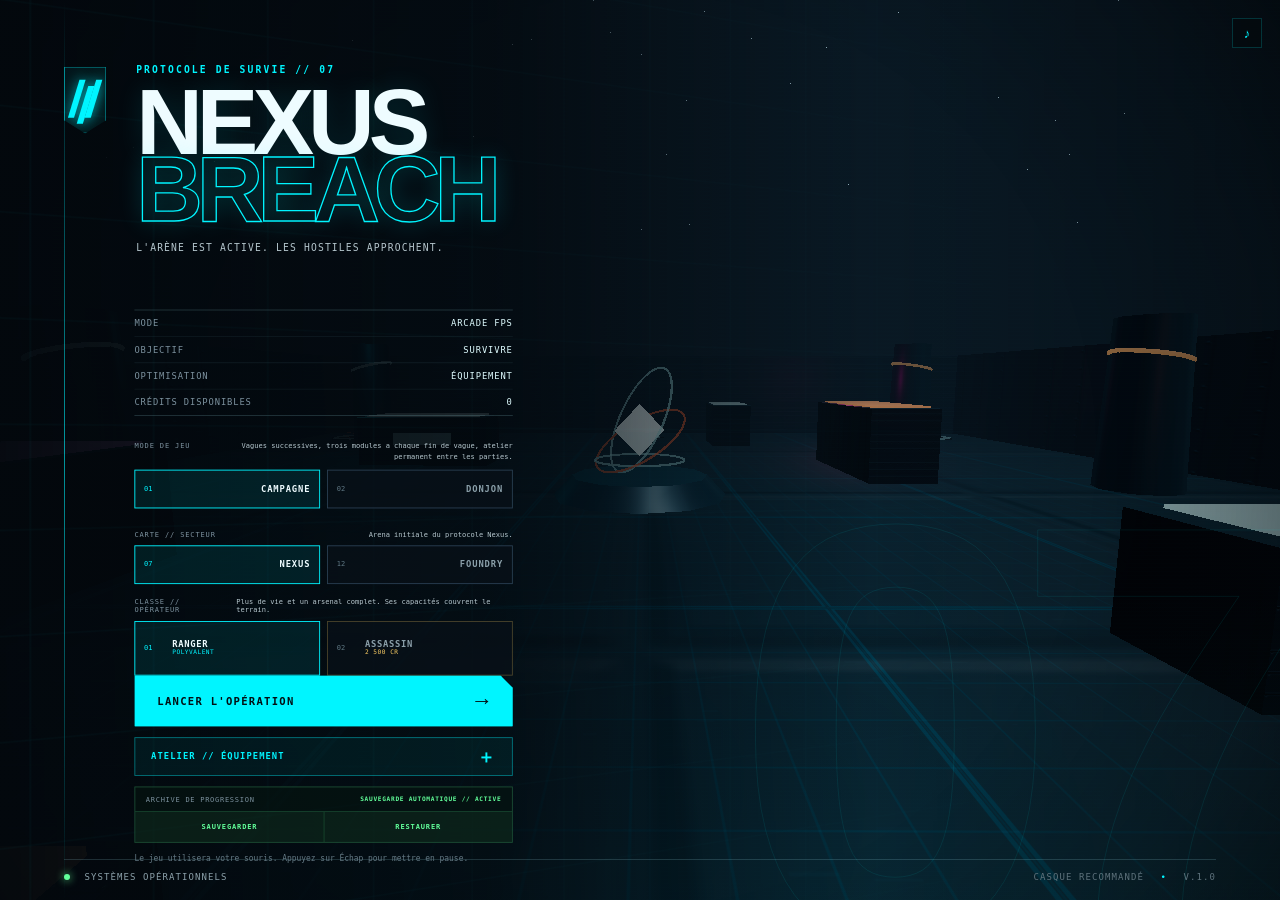
<file: wwwroot/index.html>
<!doctype html>
<html lang="fr">
<head>
  <meta charset="utf-8">
  <meta name="viewport" content="width=device-width, initial-scale=1, viewport-fit=cover">
  <meta name="theme-color" content="#05080d">
  <meta name="description" content="Nexus Breach — un FPS de survie contre des vagues de monstres.">
  <title>Nexus Breach</title>
  <link rel="icon" href="/favicon.svg" type="image/svg+xml">
  <link rel="stylesheet" href="style.css?v=19">
</head>
<body>
  <div id="game-shell">
    <canvas id="game-canvas" aria-label="Zone de jeu 3D"></canvas>
    <div class="vignette" aria-hidden="true"></div>
    <div class="scanlines" aria-hidden="true"></div>
    <div id="damage-flash" aria-hidden="true"></div>

    <header id="hud" class="hud hidden" aria-live="polite">
      <div class="hud-top">
        <div class="sector-block">
          <span class="eyebrow">SECTEUR</span>
          <strong id="sector-value">07 // NEXUS</strong>
        </div>
        <div class="wave-readout">
          <span class="eyebrow" id="wave-label">VAGUE</span>
          <strong id="wave-value">01</strong>
        </div>
        <div class="threat-readout">
          <span class="eyebrow">HOSTILES</span>
          <strong id="enemy-value">0</strong>
        </div>
        <div class="credits-readout">
          <span class="eyebrow">CRÉDITS</span>
          <strong id="credits-value">0</strong>
        </div>
      </div>

      <div id="wave-banner" class="wave-banner" aria-hidden="true">
        <span>ALERTE</span>
        <strong id="wave-banner-text">VAGUE 1</strong>
      </div>

      <div class="hud-bottom">
        <section class="health-panel" aria-label="Vie">
          <div class="panel-heading">
            <span class="status-dot"></span>
            <span>INTÉGRITÉ</span>
            <strong id="health-value">100</strong>
          </div>
          <div class="bar-shell health-bar-shell">
            <div id="health-bar" class="bar-fill"></div>
          </div>
          <div id="equipment-list" class="equipment-list" aria-label="Équipement"></div>
          <div id="ability-readout" class="ability-readout">
            <div><span>CAPACITÉ // ESPACE</span><strong id="ability-name">AUCUNE</strong></div>
            <small id="ability-status">ÉQUIPE UNE CAPACITÉ DANS L'ATELIER</small>
          </div>
        </section>

        <div class="controls-hint" aria-hidden="true">
          <span><kbd>Z</kbd><kbd>Q</kbd><kbd>S</kbd><kbd>D</kbd> MOUVEMENT</span>
          <span><kbd>MAJ</kbd> SPRINT</span>
          <span><kbd>R</kbd> RECHARGER</span>
          <span id="ability-hint"><kbd>ESPACE</kbd> CAPACITÉ</span>
        </div>

        <section class="ammo-panel" aria-label="Munitions">
          <div class="weapon-name">
            <span id="weapon-name">AR-9 // PULSE</span>
            <strong id="weapon-level">NIV. 01</strong>
          </div>
          <div class="ammo-readout">
            <strong id="ammo-value">30</strong>
            <span>/</span>
            <span id="reserve-value">∞</span>
          </div>
          <div id="reload-status" class="reload-status">SYSTÈME PRÊT</div>
          <div id="weapon-stats-hud" class="weapon-stats-hud">DMG 25 // CAD 5.4 // 70 M</div>
        </section>
      </div>

      <div id="crosshair" class="crosshair" aria-hidden="true">
        <i class="crosshair-dot"></i>
        <i class="crosshair-line top"></i>
        <i class="crosshair-line right"></i>
        <i class="crosshair-line bottom"></i>
        <i class="crosshair-line left"></i>
        <i class="hit-marker"></i>
      </div>

      <div id="interaction-hint" class="interaction-hint hidden">SÉLECTIONNEZ UNE AMÉLIORATION</div>
    </header>

    <main id="menu-screen" class="screen active">
      <div class="menu-grid" aria-hidden="true"></div>
      <div class="menu-content">
        <div class="brand-lockup">
          <div class="brand-mark" aria-hidden="true">
            <span></span><span></span><span></span>
          </div>
          <div>
            <p class="overline">PROTOCOLE DE SURVIE // 07</p>
            <h1>NEXUS<br><em>BREACH</em></h1>
            <p class="tagline">L'ARÈNE EST ACTIVE. LES HOSTILES APPROCHENT.</p>
          </div>
        </div>

        <div class="briefing">
          <div class="briefing-line"><span>MODE</span><strong>ARCADE FPS</strong></div>
          <div class="briefing-line"><span>OBJECTIF</span><strong>SURVIVRE</strong></div>
          <div class="briefing-line"><span>OPTIMISATION</span><strong>ÉQUIPEMENT</strong></div>
          <div class="briefing-line"><span>CRÉDITS DISPONIBLES</span><strong id="menu-credits">0</strong></div>
        </div>

        <div class="mode-selector" aria-label="Choix du mode de jeu">
          <div class="map-selector-heading">
            <span>MODE DE JEU</span>
            <strong id="mode-description">Vagues successives, modules à chaque fin de vague.</strong>
          </div>
          <div class="map-buttons mode-buttons">
            <button class="map-button active" data-mode-id="campagne" type="button"><span>01</span><strong>CAMPAGNE</strong></button>
            <button class="map-button" data-mode-id="donjon" type="button"><span>02</span><strong>DONJON</strong></button>
          </div>
        </div>

        <div class="map-selector" aria-label="Choix de la carte">
          <div class="map-selector-heading">
            <span>CARTE // SECTEUR</span>
            <strong id="map-description">Arena initiale du protocole Nexus.</strong>
          </div>
          <div class="map-buttons">
            <button class="map-button active" data-map-index="0" type="button"><span>07</span><strong>NEXUS</strong></button>
            <button class="map-button" data-map-index="1" type="button"><span>12</span><strong>FOUNDRY</strong></button>
          </div>
        </div>

        <div class="class-selector" aria-label="Choix de la classe">
          <div class="class-selector-heading">
            <span>CLASSE // OPÉRATEUR</span>
            <strong id="class-description">Opérateur pulse polyvalent.</strong>
          </div>
          <div class="class-buttons">
            <button class="class-button active" data-class-id="ranger" type="button">
              <span>01</span><strong>RANGER</strong><small>POLYVALENT</small>
            </button>
            <button class="class-button locked" data-class-id="assassin" type="button">
              <span>02</span><strong>ASSASSIN</strong><small id="assassin-class-status">2 500 CR</small>
            </button>
          </div>
        </div>

        <button id="start-button" class="primary-button" type="button">
          <span>LANCER L'OPÉRATION</span>
          <i aria-hidden="true">→</i>
        </button>
        <button id="shop-button" class="secondary-button menu-shop-button" type="button">
          <span>ATELIER // ÉQUIPEMENT</span>
          <i aria-hidden="true">＋</i>
        </button>
        <section class="save-panel" aria-label="Sauvegarde de progression">
          <div class="save-panel-heading">
            <span>ARCHIVE DE PROGRESSION</span>
            <strong id="save-status" data-state="info">SAUVEGARDE AUTOMATIQUE // ACTIVE</strong>
          </div>
          <div class="save-panel-actions">
            <button id="save-progress-button" class="save-button" type="button">SAUVEGARDER</button>
            <button id="load-progress-button" class="save-button" type="button">RESTAURER</button>
          </div>
          <input id="save-file-input" type="file" accept="application/json,.json" hidden>
        </section>
        <p class="pointer-note">Le jeu utilisera votre souris. Appuyez sur Échap pour mettre en pause.</p>
      </div>

      <div class="menu-footer">
        <div class="system-status"><i></i> SYSTÈMES OPÉRATIONNELS</div>
        <div>CASQUE RECOMMANDÉ <span>•</span> V.1.0</div>
      </div>
    </main>

    <section id="pause-screen" class="screen compact-screen" aria-label="Pause">
      <div class="panel pause-panel">
        <p class="overline">CONNEXION SUSPENDUE</p>
        <h2>PAUSE</h2>
        <p>La simulation est figée. Reprenez quand vous êtes prêt.</p>
        <button id="resume-button" class="primary-button" type="button"><span>REPRENDRE</span><i>→</i></button>
        <button id="quit-button" class="secondary-button pause-quit-button" type="button">
          <span>SAUVEGARDER ET QUITTER</span>
          <i aria-hidden="true">↩</i>
        </button>
        <button id="restart-button" class="text-button" type="button">RECOMMENCER L'OPÉRATION</button>
      </div>
    </section>

    <section id="upgrade-screen" class="screen upgrade-screen" aria-label="Amélioration de l'équipement">
      <div class="upgrade-heading">
        <p class="overline" id="upgrade-overline">ZONE SÉCURISÉE // ÉQUIPEMENT DISPONIBLE</p>
        <div class="upgrade-title-row">
          <div>
            <span>VAGUE <strong id="completed-wave">01</strong> NETTOYÉE</span>
            <h2 id="upgrade-title">AMÉLIOREZ VOTRE <em>ÉQUIPEMENT</em></h2>
          </div>
          <div class="upgrade-count">
            <span id="upgrade-count-label">MODULE</span>
            <strong id="upgrade-count">01 / 01</strong>
          </div>
        </div>
      </div>
      <div id="upgrade-options" class="upgrade-options"></div>
      <p class="upgrade-footer" id="upgrade-footer">CHOISISSEZ UN MODULE POUR POURSUIVRE L'OPÉRATION</p>
    </section>

    <section id="shop-screen" class="screen shop-screen" aria-label="Atelier d'équipement">
      <div class="shop-panel">
        <header class="shop-header">
          <div>
            <p class="overline">NOYAU DE DÉVELOPPEMENT // PROGRESSION PERMANENTE</p>
            <h2>ATELIER <em>NEXUS</em></h2>
            <p>Les crédits sont gagnés à chaque mort selon ta performance. Utilise-les pour installer de nouveaux modules d'équipement.</p>
          </div>
          <div class="shop-wallet">
            <span>SOLDE DISPONIBLE</span>
            <strong id="shop-credits">0</strong>
            <small>CRÉDITS</small>
          </div>
        </header>
        <div class="shop-toolbar">
          <span>PROGRESSION PERMANENTE</span>
          <strong id="shop-owned-count">1 / 8 ARMES // 0 / 4 CAPACITÉS // 0 / 8 MODULES</strong>
        </div>
        <div class="shop-section-heading">
          <span>CLASSE D'OPÉRATEUR</span>
          <small>ACHÈTE ET ÉQUIPE UNE CLASSE</small>
        </div>
        <div id="shop-classes" class="shop-items shop-classes"></div>
        <div class="shop-section-heading">
          <span>ARSENAL</span>
          <small>ACHÈTE UNE ARME ET ÉQUIPE-LA</small>
        </div>
        <div id="shop-weapons" class="shop-items shop-weapons"></div>
        <div class="shop-section-heading">
          <span>CAPACITÉS ACTIVES</span>
          <small>ACTIVE AVEC ESPACE</small>
        </div>
        <div id="shop-abilities" class="shop-items shop-abilities"></div>
        <div class="shop-section-heading" id="shop-ameliorations-heading">
          <span>AMELIORATIONS DE SALLE</span>
          <small>STATISTIQUES // VALABLES POUR CETTE DESCENTE</small>
        </div>
        <div id="shop-ameliorations" class="shop-items shop-ameliorations"></div>
        <div class="shop-section-heading">
          <span>MODULES D'ÉQUIPEMENT</span>
          <small>AMÉLIORATIONS PERMANENTES</small>
        </div>
        <div id="shop-items" class="shop-items"></div>
        <button id="shop-close-button" class="secondary-button shop-close-button" type="button">
          <span>FERMER L'ATELIER</span>
          <i aria-hidden="true">×</i>
        </button>
      </div>
    </section>

    <section id="gameover-screen" class="screen compact-screen" aria-label="Fin de partie">
      <div class="panel gameover-panel">
        <p class="overline danger">CONNECTION PERDUE</p>
        <h2>VOUS ÊTES <em>MORT</em></h2>
        <div class="results-grid">
          <div><span>VAGUE</span><strong id="final-wave">0</strong></div>
          <div><span>ÉLIMINATIONS</span><strong id="final-kills">0</strong></div>
          <div><span>SCORE</span><strong id="final-score">0</strong></div>
        </div>
        <div class="reward-banner">
          <small id="performance-rating">PERFORMANCE // D</small>
        </div>
        <p id="best-score" class="best-score">MEILLEUR SCORE // 0</p>
        <button id="retry-button" class="primary-button danger-button" type="button"><span>NOUVELLE TENTATIVE</span><i>↻</i></button>
        <button id="gameover-shop-button" class="secondary-button shop-action-button" type="button">
          <span>VISITER L'ATELIER</span>
          <i aria-hidden="true">＋</i>
        </button>
      </div>
    </section>

    <div id="loading-screen" class="loading-screen">
      <div class="loader-ring"><span></span></div>
      <p>INITIALISATION DU NEXUS</p>
    </div>

    <div id="sound-button" class="sound-button" title="Activer ou couper le son (M)" aria-label="Couper le son">♪</div>

    <!-- Commandes tactiles. Masquees sur ordinateur : elles ne s'affichent
         que si l'appareil a un pointeur grossier, via la classe touche. -->
    <div id="touch-layer" class="touch-layer" aria-hidden="true">
      <div id="touch-stick" class="touch-stick">
        <div class="touch-stick-base"></div>
        <div class="touch-stick-knob"></div>
      </div>
      <div class="touch-actions">
        <button id="touch-reload" class="touch-button touch-button-reload" type="button" aria-label="Recharger">
          <span>RECH</span>
        </button>
        <button id="touch-fire" class="touch-button touch-button-fire" type="button" aria-label="Tirer">
          <span>TIR</span>
        </button>
        <button id="touch-ability" class="touch-button touch-button-ability" type="button" aria-label="Capacité">
          <span>CAP</span>
        </button>
        <!-- DASH : Assassin uniquement. Le bouton est toujours dans le DOM, la
             classe .touche-assassin le revele, comme le reste de la classe. -->
        <button id="touch-dash" class="touch-button touch-button-dash" type="button" aria-label="Dash">
          <span>DASH</span>
        </button>
      </div>
      <button id="touch-pause" class="touch-button touch-button-pause" type="button" aria-label="Mettre en pause">
        <span>||</span>
      </button>
    </div>

    <div id="rotate-hint" class="rotate-hint" aria-hidden="true">
      <div class="rotate-hint-card">
        <strong>Tourne ton téléphone</strong>
        <p>Nexus Breach se joue en paysage.</p>
      </div>
    </div>
  </div>

  <!--
    Gardien de demarrage. Ce script est classique (pas module) et place AVANT
    le module du jeu : il s'execute donc meme si game.js echoue entirely.
    Sans lui, un module qui ne se charge pas laisse l'ecran de chargement
    tourner indefiniment, sans dire pourquoi.
  -->
  <script>
  (function () {
    var etat = { moduleTouche: false, pret: false, erreurs: [], echec: null };
    window.__nexus = etat;

    function webgl2() {
      try {
        var c = document.createElement('canvas');
        return Boolean(c.getContext('webgl2'));
      } catch (e) { return false; }
    }

    function echec(titre, detail) {
      var ecran = document.getElementById('loading-screen');
      if (!ecran || !document.body.contains(ecran)) return;
      if (ecran.classList.contains('done')) return;
      var liste = '';
      for (var i = 0; i < etat.erreurs.length; i++) {
        liste += '<div style="margin-top:10px;padding:9px;border-left:2px solid #ff3158;background:rgba(255,49,88,.08);color:#ff9bab;font:10px/1.5 monospace;word-break:break-word;text-align:left">' + etat.erreurs[i] + '</div>';
      }
      ecran.innerHTML = '<div style="max-width:560px;padding:26px;text-align:center;border:1px solid #ff3158;background:rgba(8,15,22,.96);font:12px/1.7 monospace;color:#ff9bab">'
        + '<strong style="font-size:15px;letter-spacing:.06em">DEMARRAGE IMPOSSIBLE</strong>'
        + '<div style="margin-top:14px;color:#dffcff">' + titre + '</div>'
        + '<div style="margin-top:12px;color:#7c919e;font-size:10px;text-align:left">'
        + 'module game.js execute : ' + (etat.moduleTouche ? 'oui' : 'NON') + '<br>'
        + 'initialisation terminee : ' + (etat.pret ? 'oui' : 'non') + '<br>'
        + 'WebGL 2 disponible : ' + (webgl2() ? 'oui' : 'NON') + '<br>'
        + 'navigateur : ' + navigator.userAgent.slice(0, 90)
        + '</div>' + liste + '</div>';
    }

    // Le module appelle ce rendu pour afficher une erreur qu'il a lui-meme
    // constatee : un seul point de verite pour l'ecran de diagnostic.
    etat.echec = echec;

    window.addEventListener('error', function (e) {
      // Ignore les erreurs de chargement de ressources sans message.
      etat.erreurs.push((e.message || 'erreur') + ' <' + ((e.filename || '').split('/').pop() || '?') + ':' + (e.lineno || '?') + '>');
      echec('Le jeu a produit une erreur pendant son chargement.', null);
    }, true);
    window.addEventListener('unhandledrejection', function (e) {
      var r = e.reason;
      etat.erreurs.push('promesse rejetee : ' + ((r && (r.message || r.stack)) ? (r.message || r.stack) : String(r)));
      echec('Le jeu a produit une erreur pendant son chargement.', null);
    });

    // Le module peut echouer a se charger ou a s'executer : dans ce cas rien
    // ne signale l'etat, et l'ecran reste bloque. On le verifie nous-memes.
    setTimeout(function () {
      if (etat.pret) return;
      if (!etat.moduleTouche) {
        echec("Le fichier game.js n'a pas pu etre execute. Vide le cache du navigateur (Ctrl+Maj+R) puis recharge la page.", null);
      } else {
        echec("L'initialisation du jeu n'a pas abouti.", null);
      }
    }, 9000);
  })();
  </script>

  <script type="module" src="game.js?v=36"></script>
</body>
</html>
</file>
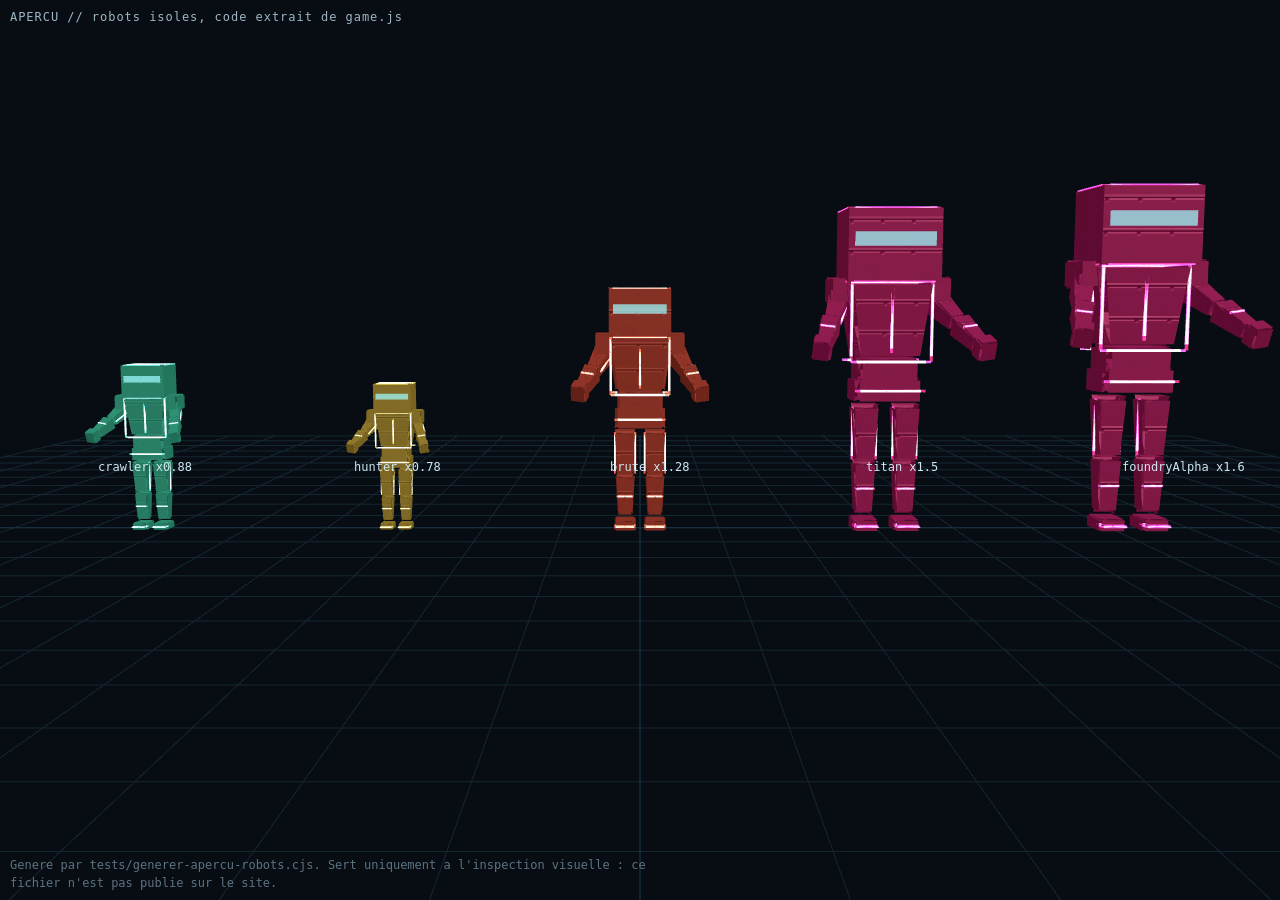
<file: tests/apercu-robots.html>
<!DOCTYPE html>
<html lang="fr">
<head>
<meta charset="utf-8">
<title>Apercu des robots // Nexus Breach</title>
<style>
  html,body{margin:0;height:100%;background:#070d13;color:#9fb6c4;
    font:12px/1.5 ui-monospace,Consolas,monospace;overflow:hidden}
  #etiquette{position:fixed;left:10px;top:8px;z-index:2;letter-spacing:.08em}
  #note{position:fixed;left:10px;bottom:8px;z-index:2;color:#5d7382;max-width:640px}
  canvas{display:block}
</style>
</head>
<body>
<div id="etiquette">APERCU // robots isoles, code extrait de game.js</div>
<div id="note">Genere par tests/generer-apercu-robots.cjs. Sert uniquement a l'inspection
visuelle : ce fichier n'est pas publie sur le site.</div>
<script type="module">
// La page vit dans tests, donc three.js se cherche dans wwwroot. Le chemin
// est relatif au document, pas au serveur : d'ou les deux niveaux.
// Les erreurs sont notees dans la page : le pilote DevTools sait les lire, et
// une page qui echoue en silence ne laisserait qu'une capture noire.
window.__erreursApercu = [];
window.addEventListener('error', (e) => window.__erreursApercu.push(e.message || String(e)));
import * as THREE from '../wwwroot/vendor/three.module.min.js';

const scene = new THREE.Scene();
scene.background = new THREE.Color(0x070d13);
const camera = new THREE.PerspectiveCamera(38, innerWidth / innerHeight, 0.1, 60);
camera.position.set(0, 2.8, 16.5);
camera.lookAt(0, 1, 0);
scene.add(new THREE.HemisphereLight(0x9fd8ff, 0x0a1016, 0.7));
const clef = new THREE.DirectionalLight(0xffffff, 1.5);
clef.position.set(4, 7, 6);
scene.add(clef);
scene.add(new THREE.GridHelper(24, 24, 0x1d3a4a, 0x14262f));

// ---------------------------------------------------------------- jeu.js
function creerPaveChanfreine(chanfrein, fusee) {
  const lo = -0.5 + chanfrein;
  const hi = 0.5 - chanfrein;
  const positions = [];
  const normals = [];
  const uvs = [];

  // Un triangle, avec l'orientation corrigee sur le vol.
  //
  // Enumerer les sommets dans le bon sens pour les quarante-quatre triangles
  // d'une boite coupee est une source d'erreur invisible : la geometrie
  // s'affiche, mais trois faces sur quatre sont eclairées a l'envers. On calcule
  // donc la normale geometrique, et on inverse le triangle si elle ne va pas
  // dans le sens voulu.
  function triangle(a, b, c, nx, ny, nz) {
    const ux = b[0] - a[0];
    const uy = b[1] - a[1];
    const uz = b[2] - a[2];
    const vx = c[0] - a[0];
    const vy = c[1] - a[1];
    const vz = c[2] - a[2];
    const cx = uy * vz - uz * vy;
    const cy = uz * vx - ux * vz;
    const cz = ux * vy - uy * vx;
    const sens = (cx * nx + cy * ny + cz * nz) < 0 ? -1 : 1;
    const p = sens < 0 ? [a, c, b] : [a, b, c];

    for (const v of p) {
      // La pente : l'echelle horizontale vaut 1 + fusee en haut, et 1 - fusee en
      // bas. En haut y vaut +0,5, donc le facteur monte avec la hauteur : plus
      // fusee est grand, plus la piece s'elargit vers le haut et retrecit vers
      // le bas.
      //
      // Le SENS a d'abord ete pris a l'envers : le pave s'elargissait vers le
      // bas, le buste devenait une jupe et les membres des entonnoirs. C'etait
      // mathematiquement correct et visuellement l'inverse de l'effet cherche.
      // Aucun controle de structure ne l'aurait vu : le nombre de triangles
      // etait bon, les normales etaient alignees, et le robot avait l'air d'etre
      // passe par un defaut de posture.
      const facteur = 1 + fusee * (v[1] * 2);
      positions.push(v[0] * facteur, v[1], v[2] * facteur);
      // La boite droite garde les normales de la boite. Sans elles, l'attribut
      // normal serait vide et le moteur inventerait un eclairage de son cote.
      if (fusee === 0) normals.push(nx, ny, nz);
    }

    // Coordonnees de texture par projection sur la face.
    //
    // On prend les deux axes les moins alignes avec la normale, pas x et y
    // comme on le ferait par reflexes. Avec x et y, une face vers le haut
    // recoit des coordonnees qui varient peu, et la texture s'etire sur toute
    // la longueur du dessus d'un bloc : on obtenait des bavures laites au lieu
    // de panneaux.
    const ax = Math.abs(nx);
    const ay = Math.abs(ny);
    const az = Math.abs(nz);
    for (const v of p) {
      const facteur = 1 + fusee * (v[1] * 2);
      if (ay >= ax && ay >= az) uvs.push(v[0] * facteur + 0.5, v[2] * facteur + 0.5);
      else if (ax >= az) uvs.push(v[1] + 0.5, v[2] * facteur + 0.5);
      else uvs.push(v[0] * facteur + 0.5, v[1] + 0.5);
    }
  }

  function quad(a, b, c, d, nx, ny, nz) {
    triangle(a, b, c, nx, ny, nz);
    triangle(a, c, d, nx, ny, nz);
  }

  // 6 faces : le plan extreme, borne par la partie non chanfreine.
  for (let axe = 0; axe < 3; axe += 1) {
    const u = (axe + 1) % 3;
    const v = (axe + 2) % 3;
    for (const signe of [-1, 1]) {
      const p = [];
      for (const [cu, cv] of [[lo, lo], [lo, hi], [hi, hi], [hi, lo]]) {
        const point = [0, 0, 0];
        point[axe] = signe * 0.5;
        point[u] = cu;
        point[v] = cv;
        p.push(point);
      }
      const n = [0, 0, 0];
      n[axe] = signe;
      quad(p[0], p[1], p[2], p[3], n[0], n[1], n[2]);
    }
  }

  // 12 aretes : la facette qui relie deux faces voisines.
  const racine2 = Math.SQRT1_2;
  for (let a = 0; a < 3; a += 1) {
    const b = (a + 1) % 3;
    const c = (a + 2) % 3;
    for (const sa of [-1, 1]) {
      for (const sb of [-1, 1]) {
        const p1 = [0, 0, 0];
        const p2 = [0, 0, 0];
        const p3 = [0, 0, 0];
        const p4 = [0, 0, 0];
        p1[a] = sa * 0.5; p1[b] = sb * lo; p1[c] = lo;
        p2[a] = sa * 0.5; p2[b] = sb * lo; p2[c] = hi;
        p3[a] = sa * lo;  p3[b] = sb * 0.5; p3[c] = hi;
        p4[a] = sa * lo;  p4[b] = sb * 0.5; p4[c] = lo;
        const n = [0, 0, 0];
        n[a] = sa * racine2;
        n[b] = sb * racine2;
        quad(p1, p2, p3, p4, n[0], n[1], n[2]);
      }
    }
  }

  // 8 coins : le triangle qui ferme la boite.
  const racine3 = 1 / Math.sqrt(3);
  for (const sx of [-1, 1]) {
    for (const sy of [-1, 1]) {
      for (const sz of [-1, 1]) {
        triangle(
          [sx * 0.5, sy * lo, sz * lo],
          [sx * lo, sy * 0.5, sz * lo],
          [sx * lo, sy * lo, sz * 0.5],
          sx * racine3, sy * racine3, sz * racine3
        );
      }
    }
  }

  // Les normales sont recalculees sur la geometrie reelle, sommet par sommet.
  // Elles ne serviraient a rien si l on reprenait celles de la boite droite : la
  // pente les a faussees, et une face de travers s' eclaire de travers. C est
  // aussi ce qui donne au fuselage son ombre propre sur le flanc.
  if (fusee !== 0) {
    for (let t = 0; t < positions.length; t += 9) {
      const ax = positions[t];
      const ay = positions[t + 1];
      const az = positions[t + 2];
      const bx = positions[t + 3];
      const by = positions[t + 4];
      const bz = positions[t + 5];
      const cx = positions[t + 6];
      const cy = positions[t + 7];
      const cz = positions[t + 8];
      const ux = bx - ax; const uy = by - ay; const uz = bz - az;
      const vx = cx - ax; const vy = cy - ay; const vz = cz - az;
      let nx = uy * vz - uz * vy;
      let ny = uz * vx - ux * vz;
      let nz = ux * vy - uy * vx;
      const longueur = Math.hypot(nx, ny, nz) || 1;
      nx /= longueur; ny /= longueur; nz /= longueur;
      for (let v = 0; v < 3; v += 1) {
        normals[t + v * 3] = nx;
        normals[t + v * 3 + 1] = ny;
        normals[t + v * 3 + 2] = nz;
      }
    }
  }

  const geometry = new THREE.BufferGeometry();
  geometry.setAttribute('position', new THREE.Float32BufferAttribute(positions, 3));
  geometry.setAttribute('normal', new THREE.Float32BufferAttribute(normals, 3));
  geometry.setAttribute('uv', new THREE.Float32BufferAttribute(uvs, 2));
  return geometry;
}

// La boite droite : c est un pave sans pente. Elle passe par le pave pour
// qu il n y ait qu une seule definition des quarante-quatre triangles.
function creerCubeChanfreine(chanfrein) {
  return creerPaveChanfreine(chanfrein, 0);
}

// Le cube partage par toutes les pieces de tous les robots. Sans index : la
// fusion le gere, et un cube chanfreine se decrit plus simplement sans.
const unitBoxGeometry = creerCubeChanfreine(0.07);

// Les pavés fuselés sont mis en cache.
//
// Le robot n'a que cinq valeurs de pente différentes, donc cinq géométries au
// lieu de vingt-sept. Sans ce cache, chaque apparition régénérerait une
// géométrie par pièce fuselée : c'est de l'allocation dans la boucle de jeu,
// pour un résultat identique.
const pavesFuseles = new Map();
const CHANFREIN_PARTIE = 0.07;

function pavePourFusee(fusee) {
  if (!fusee) return unitBoxGeometry;
  const cle = fusee.toFixed(3);
  if (!pavesFuseles.has(cle)) {
    pavesFuseles.set(cle, creerPaveChanfreine(CHANFREIN_PARTIE, fusee));
  }
  return pavesFuseles.get(cle);
}

// Version dimensionnee, pour l'arme du joueur et le decor, qui construisent
// leurs maillages un par un au lieu de passer par la fusion. Le chanfrein est
// calcule ici en unites monde, donc proportionnel a la piece comme pour les
// robots, et il ne coute qu'une geometrie de plus par piece.
function boiteChanfreee(largeur, hauteur, profondeur, chanfrein = 0.035) {
  const plusPetit = Math.min(largeur, hauteur, profondeur) * 0.22;
  const c = Math.min(chanfrein, plusPetit);
  const unite = creerCubeChanfreine(1);
  // Reutiliser la meme unit cube mis a l'echelle evite d'ecrire deux generateurs.
  // La geometrie resultante a la MEME forme qu'une boite chanfreee de cette
  // taille, puisque le chanfrein est une fraction de chaque dimension.
  const position = unite.attributes.position;
  const normal = unite.attributes.normal;
  const uv = unite.attributes.uv;
  const positions = new Float32Array(position.count * 3);
  const normals = new Float32Array(position.count * 3);
  const uvs = new Float32Array(position.count * 2);
  for (let i = 0; i < position.count; i += 1) {
    positions[i * 3] = position.getX(i) * largeur;
    positions[i * 3 + 1] = position.getY(i) * hauteur;
    positions[i * 3 + 2] = position.getZ(i) * profondeur;
    // Non uniforme : il faut renormaliser, comme le fait deja la fusion.
    const nx = normal.getX(i) / largeur;
    const ny = normal.getY(i) / hauteur;
    const nz = normal.getZ(i) / profondeur;
    const longueur = Math.hypot(nx, ny, nz) || 1;
    normals[i * 3] = nx / longueur;
    normals[i * 3 + 1] = ny / longueur;
    normals[i * 3 + 2] = nz / longueur;
    // Coordonnees de texture a l'echelle de la piece. Un bloc de couverture de
    // six metres et un de deux metres doivent montrer le meme nombre de
    // panneaux, sinon la texture trahit les dimensions de l'arene.
    uvs[i * 2] = uv.getX(i) * largeur;
    uvs[i * 2 + 1] = uv.getY(i) * hauteur;
  }
  const geometry = new THREE.BufferGeometry();
  geometry.setAttribute('position', new THREE.BufferAttribute(positions, 3));
  geometry.setAttribute('normal', new THREE.BufferAttribute(normals, 3));
  geometry.setAttribute('uv', new THREE.BufferAttribute(uvs, 2));
  return geometry;
}

// Fusionne une liste de boites decrites en local (taille, position, rotation)
// en une seule BufferGeometry. Sans cela, chaque robot coûterait une
// vingtaine d'appels de dessin.
function mergeBoxParts(parts) {
  const positions = [];
  const normals = [];
  const uvs = [];
  const indices = [];
  const matrix = new THREE.Matrix4();
  const normalMatrix = new THREE.Matrix3();
  const quaternion = new THREE.Quaternion();
  const position = new THREE.Vector3();
  const scale = new THREE.Vector3();
  const euler = new THREE.Euler();
  const vertex = new THREE.Vector3();
  const normal = new THREE.Vector3();
  let offset = 0;

  for (const part of parts) {
    position.set(part.x || 0, part.y || 0, part.z || 0);
    euler.set(part.rx || 0, part.ry || 0, part.rz || 0);
    quaternion.setFromEuler(euler);
    scale.set(part.w, part.h, part.d);
    matrix.compose(position, quaternion, scale);
    normalMatrix.getNormalMatrix(matrix);

    // La geometrie depend de la pente de la piece : un bras fusele et un tronc
    // droit n'ont pas les memes faces, meme apres la meme echelle.
    const pave = pavePourFusee(part.fusee || 0);
    const vertexAttribute = pave.attributes.position;
    const normalAttribute = pave.attributes.normal;
    const uvAttribute = pave.attributes.uv;
    for (let i = 0; i < vertexAttribute.count; i += 1) {
      vertex.fromBufferAttribute(vertexAttribute, i).applyMatrix4(matrix);
      positions.push(vertex.x, vertex.y, vertex.z);
      // La normale est renormalisee apres la mise a l echelle, et le
      // tangente de la pente est ajoutee. Sans ce second terme, le flanc d
      // une piece fusilee s eclaire comme si elle etait droite : la pente
      // serait dans la geometrie, mais pas dans l eclairage, et le relief
      // disparaitrait exactement la ou on voulait le voir.
      normal.fromBufferAttribute(normalAttribute, i).applyMatrix3(normalMatrix);
      if (part.fusee) {
        // Une piece qui se retrecit vers le haut voit sa normale basculer
        // vers ce haut : c est ce qui donne l ombre du flanc.
        normal.x += part.fusee * 2 * normalAttribute.getY(i);
        normal.z += part.fusee * 2 * normalAttribute.getY(i);
      }
      normal.normalize();
      // et des tibias est faux.
      normal.fromBufferAttribute(normalAttribute, i).applyMatrix3(normalMatrix).normalize();
      normals.push(normal.x, normal.y, normal.z);
      // La texture est multipliee par la taille de la piece. Sans cela, un
      // avant-bras de vingt centimetres et un buste de deux metres porteraient
      // le meme nombre de joints de panneau : la couture s'etirerait sur toute
      // la longueur du bras, et le robot semblerait taille dans une seule
      // feuille.
      uvs.push(uvAttribute.getX(i) * part.w, uvAttribute.getY(i) * part.h);
    }
    // Le cube chanfreine n'a pas d'index : mergeBoxParts sait gerer les deux.
    // Sans ce test, la fusion le lirait comme undefined et le jeu entier
    // resterait noir.
    const indexAttribute = unitBoxGeometry.index;
    if (indexAttribute) {
      for (let i = 0; i < indexAttribute.count; i += 1) {
        indices.push(indexAttribute.getX(i) + offset);
      }
    } else {
      for (let i = 0; i < vertexAttribute.count; i += 1) {
        indices.push(i + offset);
      }
    }
    offset += vertexAttribute.count;
  }

  const geometry = new THREE.BufferGeometry();
  geometry.setAttribute('position', new THREE.Float32BufferAttribute(positions, 3));
  geometry.setAttribute('normal', new THREE.Float32BufferAttribute(normals, 3));
  geometry.setAttribute('uv', new THREE.Float32BufferAttribute(uvs, 2));
  geometry.setIndex(indices);
  return geometry;
}

// Un pave : structure sombre ou lisere lumineux. Meme fonction, deux
// materiaux : la distinction vient du materiau, pas de la forme.
function box(x, y, z, w, h, d, rotation) {
  const part = { x, y, z, w, h, d };
  if (rotation) Object.assign(part, rotation);
  return part;
}

// Epaisseur des liseres. Ils remplacent les contours neon de la reference :
// WebGL ignore l'epaisseur des lignes, un trait d'un pixel ne se voit pas,
// un pave plat de quelques millimetres en revanche se voit sous tout
// eclairage.
const LISERE = 0.024;

// Angle de levee des bras, en radians. Le bras pend au repos (0) et se leve
// presque a l'horizontale quand l'ennemi arme une attaque (1.35).
const BRAS_ARME = 1.35;

// Construit le robot et retourne les maillages a attacher a la racine.
// three est passe en parametre : ce fichier n'importe pas Three.js, seul
// game.js le fait, et cela evite un import circulaire.
function buildHumanoid(three, template, materials, options) {
  const { isAlpha, headSize, shadows } = options;

  // Silhouette : la masse du buste et la largeur des epaules distinguent les
  // types. Un robot humanoide a deux jambes pour tous : c'est le nombre de
  // pattes qui changeait avant, et cela rendait les limaces et les brutes
  // illisibles.
  const lourd = isAlpha || template.bulk === 'heavy';
  const leger = template.bulk === 'light';

  const busteL = lourd ? 0.66 : leger ? 0.5 : 0.57;
  const busteH = lourd ? 0.68 : leger ? 0.46 : 0.58;
  const busteD = lourd ? 0.46 : leger ? 0.36 : 0.41;

  const epaule = lourd ? 0.66 : leger ? 0.48 : 0.56;
  const brasLong = lourd ? 0.4 : 0.36;
  const avantBrasLong = lourd ? 0.38 : 0.34;
  const cuisseLong = lourd ? 0.5 : 0.46;
  const tibiaLong = lourd ? 0.46 : 0.42;
  const piedH = 0.1;

  // Verticale construite depuis le sol, et non depuis le buste. Le gabarit
  // precedent partait de la taille et posait la hanche trop bas : les pieds
  // passaient sous le sol et le robot paraissait accroupi. Ancrer sur le sol
  // garantit que les pieds reposent dessus, quelle que soit la taille du
  // buste.
  const hancheY = piedH + tibiaLong + cuisseLong;
  const bassinY = hancheY + 0.12;
  const abdomenY = bassinY + 0.17;
  const busteY = abdomenY + busteH / 2 + 0.07;
  const hautBuste = busteY + busteH / 2;
  const basBuste = busteY - busteH / 2;
  const epauleY = hautBuste - 0.09;
  const xEpaule = epaule / 2 + 0.08;

  // --- Corps sombre, parties immobiles fusionnees --------------------------
  const structure = [
    box(0, busteY, 0, busteL, busteH, busteD, { fusee: 0.16 }),
    box(0, abdomenY, 0, busteL * 0.8, 0.2, busteD * 0.86),
    box(0, bassinY, 0, busteL * 0.88, 0.2, busteD * 0.9),
    box(-xEpaule, epauleY, 0, 0.17, 0.22, busteD * 0.88),
    box(xEpaule, epauleY, 0, 0.17, 0.22, busteD * 0.88)
  ];
  const structureMesh = new three.Mesh(mergeBoxParts(structure), materials.body);
  structureMesh.castShadow = shadows;

  // --- Liseres lumineux ----------------------------------------------------
  const trims = [];
  [-1, 1].forEach((side) => {
    trims.push(
      box(0, hautBuste, busteD / 2, busteL, LISERE, LISERE),
      box(0, basBuste, busteD / 2, busteL, LISERE, LISERE),
      box(side * busteL / 2, busteY, busteD / 2, LISERE, busteH, LISERE),
      box(0, hautBuste, -busteD / 2, busteL, LISERE, LISERE),
      box(0, basBuste, -busteD / 2, busteL, LISERE, LISERE)
    );
  });
  trims.push(
    box(0, bassinY, busteD / 2, busteL * 0.88, LISERE, LISERE),
    box(0, busteY, busteD / 2 + 0.006, LISERE, busteH * 0.78, LISERE)
  );

  // --- Tete, cou et visee --------------------------------------------------
  // La tete reste un maillage separe : enemy.head et sa position monde servent
  // a la detection du headshot.
  const headY = hautBuste + headSize * 0.72;
  const head = new three.Mesh(
    boiteChanfreee(headSize * 2, headSize * 1.55, headSize * 1.7),
    materials.body
  );
  head.position.set(0, headY, 0);
  head.castShadow = shadows;
  head.userData.headshot = true;

  // Cou, pour que le robot ne semble pas decapite.
  trims.push(
    box(0, headY + headSize * 0.78, 0, headSize * 2.02, LISERE * 0.7, headSize * 1.72),
    box(0, headY - headSize * 0.78, 0, headSize * 2.02, LISERE * 0.7, headSize * 1.72)
  );

  const neckMesh = new three.Mesh(
    mergeBoxParts([box(0, hautBuste + 0.04, 0, headSize * 0.8, 0.1, headSize * 0.8)]),
    materials.body
  );

  // Visee : une fente horizontale lumineuse, le signe de reconnaissance de la
  // reference. Plus large que haute, c'est ce qui rend le regard lisible.
  const visor = new three.Mesh(
    boiteChanfreee(headSize * 1.72, headSize * 0.3, 0.03),
    materials.visor
  );
  visor.position.set(0, headY + headSize * 0.12, headSize * 0.86);

  const trimMesh = new three.Mesh(mergeBoxParts(trims), materials.trim);

  // --- Bras : un pivot par epaule, anime ------------------------------------
  // Le pivot est a l'epaule et le bras pend vers le bas, donc une rotation
  // autour de X leve le bras vers l'avant : c'est le geste d'arme.
  const brasGeometry = mergeBoxParts([
    box(0, -brasLong / 2, 0, 0.15, brasLong, 0.16, { fusee: 0.2 }),
    box(0, -brasLong - avantBrasLong / 2, 0, 0.14, avantBrasLong, 0.15, { fusee: 0.18 }),
    // Main
    box(0, -brasLong - avantBrasLong - 0.06, 0.01, 0.15, 0.13, 0.17)
  ]);
  const brasTrim = mergeBoxParts([
    box(0.076, -brasLong / 2, 0, 0.02, brasLong * 0.85, 0.02),
    box(0, -brasLong - avantBrasLong / 2, 0.076, 0.13, 0.02, 0.02)
  ]);

  const armPivots = [];
  [-1, 1].forEach((side) => {
    const pivot = new three.Group();
    pivot.position.set(side * xEpaule, epauleY - 0.1, 0);
    const mesh = new three.Mesh(brasGeometry, materials.body);
    mesh.castShadow = shadows;
    pivot.add(mesh);
    pivot.add(new three.Mesh(brasTrim, materials.trim));
    armPivots.push({ pivot, side });
  });

  // --- Jambes --------------------------------------------------------------
  // La jambe pend depuis la hanche et descend jusqu'au sol : le pivot est a
  // hancheY et la somme cuisse + tibia + pied vaut exactement hancheY, donc le
  // pied repose sur y = 0.
  const jambeGeometry = mergeBoxParts([
    box(0, -cuisseLong / 2, 0, 0.2, cuisseLong, 0.21, { fusee: 0.16 }),
    box(0, -cuisseLong - tibiaLong / 2 + 0.02, 0, 0.17, tibiaLong, 0.18, { fusee: 0.14 }),
    // Pied avance vers l'avant, comme sur la reference.
    box(0, -cuisseLong - tibiaLong - piedH / 2, 0.05, 0.21, piedH, 0.31)
  ]);
  const jambeTrim = mergeBoxParts([
    box(0.101, -cuisseLong / 2, 0, 0.02, cuisseLong * 0.9, 0.02),
    box(-0.101, -cuisseLong / 2, 0, 0.02, cuisseLong * 0.9, 0.02),
    box(0, -cuisseLong - tibiaLong / 2 + 0.02, 0.091, 0.17, 0.02, 0.02),
    box(0, -cuisseLong - tibiaLong - piedH / 2, 0.19, 0.21, 0.02, 0.14)
  ]);

  const legPivots = [];
  [-1, 1].forEach((side, index) => {
    const pivot = new three.Group();
    pivot.position.set(side * busteL * 0.26, hancheY, 0);
    const mesh = new three.Mesh(jambeGeometry, materials.body);
    mesh.castShadow = shadows;
    pivot.add(mesh);
    pivot.add(new three.Mesh(jambeTrim, materials.trim));
    // Phase decalee de pi : sans cela les deux jambes oscillent ensemble et le
    // robot avance en sautant sur deux pieds joints.
    legPivots.push({ pivot, side, phase: index * Math.PI });
  });

  return {
    structureMesh,
    neckMesh,
    trimMesh,
    head,
    visor,
    armPivots,
    legPivots,
    busteY
  };
}

// Anime les bras. armement vaut 0 au repos et 1 les bras leves : l'appel qui
// arme une attaque n'a plus qu'a regler cette valeur, que ce soit un coup de
// grappin ou un tir.
function animerBras(armPivots, armement) {
  const levee = Math.max(0, Math.min(1, armement)) * BRAS_ARME;
  for (const { pivot, side } of armPivots) {
    pivot.rotation.x = -levee;
    // Legere ouverture vers l'exterieur : un bras parfaitement vertical lit
    // moins bien qu'un bras legerement ecarte.
    pivot.rotation.z = side * (0.1 + levee * 0.16);
  }
}
// La carte de normales des dalles du sol.
//
// Meme principe que le blindage : un relief dessine en niveaux de gris, puis
// converti en normale par un filtre de Sobel. Ici le relief est une grille
// creuse, et c est elle qui fait que les lignes du sol jouent le role de
// joints entre des dalles plutot que de traits peints.
//
// La grille est volontairement plus grossiere que sur le blindage : des
// dalles d'un metre environ, pas des rivets. Un sol covered de petits details
// scintille des que le joueur avance, et le bruit se voit plus que le relief.
let normalDallesCache = null;
function normalDalles() {
  if (normalDallesCache) return normalDallesCache;
  const taille = 256;
  const dalles = 4;
  const joint = taille / dalles;

  const hauteur = document.createElement('canvas');
  hauteur.width = taille;
  hauteur.height = taille;
  const ctx = hauteur.getContext('2d');
  ctx.fillStyle = '#909090';
  ctx.fillRect(0, 0, taille, taille);
  ctx.fillStyle = '#404040';
  for (let i = 0; i <= dalles; i += 1) {
    ctx.fillRect(i * joint - 2, 0, 4, taille);
    ctx.fillRect(0, i * joint - 2, taille, 4);
  }
  // Le grain : deux joints sur cinq seulement, pour que le sol ne devienne
  // pas un quadrille parfait.
  ctx.fillStyle = '#a8a8a8';
  for (let i = 0; i < dalles; i += 1) {
    for (let k = 0; k < dalles; k += 1) {
      if ((i + k) % 2 === 0) ctx.fillRect(i * joint + 4, k * joint + 4, joint - 8, joint - 8);
    }
  }

  const source = ctx.getImageData(0, 0, taille, taille).data;
  const sortie = document.createElement('canvas');
  sortie.width = taille;
  sortie.height = taille;
  const sortieCtx = sortie.getContext('2d');
  const image = sortieCtx.createImageData(taille, taille);
  const force = 1.6;
  const hauteurAu = (x, y) => source[(((y + taille) % taille) * taille
    + ((x + taille) % taille)) * 4];

  for (let y = 0; y < taille; y += 1) {
    for (let x = 0; x < taille; x += 1) {
      const gx = (hauteurAu(x + 1, y - 1) + 2 * hauteurAu(x + 1, y)
        + hauteurAu(x + 1, y + 1))
        - (hauteurAu(x - 1, y - 1) + 2 * hauteurAu(x - 1, y)
          + hauteurAu(x - 1, y + 1));
      const gy = (hauteurAu(x - 1, y + 1) + 2 * hauteurAu(x, y + 1)
        + hauteurAu(x + 1, y + 1))
        - (hauteurAu(x - 1, y - 1) + 2 * hauteurAu(x, y - 1)
          + hauteurAu(x + 1, y - 1));
      const lx = -gx * force;
      const ly = -gy * force;
      const longueur = Math.hypot(lx, ly, 255) || 1;
      const i = (y * taille + x) * 4;
      image.data[i] = Math.round(((lx / longueur) * 0.5 + 0.5) * 255);
      image.data[i + 1] = Math.round(((ly / longueur) * 0.5 + 0.5) * 255);
      image.data[i + 2] = 255;
      image.data[i + 3] = 255;
    }
  }
  sortieCtx.putImageData(image, 0, 0);

  normalDallesCache = new THREE.CanvasTexture(sortie);
  normalDallesCache.wrapS = THREE.RepeatWrapping;
  normalDallesCache.wrapT = THREE.RepeatWrapping;
  return normalDallesCache;
}

// La plaque de blindage.
//
// Une seule image, partagee par tous les ennemis, construite au premier besoin.
// Elle n'est pas un fichier : le jeu n'a aucune ressource a charger, et surtout
// rien qui puisse manquer.
//
// Ce qu'elle apporte, et pourquoi ce n'est pas decoratif : sans elle, chaque
// surface d'un robot est une couleur unie, donc le seul relief vient de la
// silhouette et des liseres. Avec des joints de panneau et de la salissure, on
// distingue une plaque d'une autre a meme distance, et un robot cesse d'etre une
// silhouette.
//
// Elle est volontairement claire et peu contrastee. Une carte s multiplique
// avec la couleur du materiau : trop sombre, elle transformerait tous les
// ennemis en memes taches noires.
let texturePanneau = null;
let normalPanneau = null;
function plaqueBlindage() {
  if (texturePanneau) return texturePanneau;
  const taille = 256;
  const canvas = document.createElement('canvas');
  canvas.width = taille;
  canvas.height = taille;
  const ctx = canvas.getContext('2d');

  // Fond clair : 0,9, la carte ne doit pas assombrir le materiau.
  ctx.fillStyle = '#e6e6e6';
  ctx.fillRect(0, 0, taille, taille);

  // Les joints : quatre bandes, decalees pour eviter l'effet de grille.
  ctx.strokeStyle = '#8f9aa2';
  ctx.lineWidth = 3;
  for (let i = 1; i < 4; i += 1) {
    const y = Math.round((i / 4) * taille);
    ctx.beginPath();
    ctx.moveTo(0, y);
    ctx.lineTo(taille, y);
    ctx.stroke();
    // L'ombre juste sous le joint : c'est elle qui donne l'illusion d'une
    // plaque posee sur une autre, et non d'un quadrille peint.
    ctx.strokeStyle = '#c8ccd0';
    ctx.lineWidth = 2;
    ctx.beginPath();
    ctx.moveTo(0, y + 3);
    ctx.lineTo(taille, y + 3);
    ctx.stroke();
    ctx.strokeStyle = '#8f9aa2';
    ctx.lineWidth = 3;
  }

  // Les rivets, aux croisements.
  ctx.fillStyle = '#aab2b8';
  for (let i = 1; i < 4; i += 1) {
    for (let k = 0; k < 4; k += 1) {
      ctx.beginPath();
      ctx.arc((k / 4) * taille + 6, (i / 4) * taille + 6, 2.6, 0, Math.PI * 2);
      ctx.fill();
    }
  }

  // La salissure : quelques balayages diagonaux, tres transparents.
  ctx.strokeStyle = 'rgba(120, 132, 140, 0.16)';
  ctx.lineWidth = 9;
  for (let i = 0; i < 14; i += 1) {
    const x = (i * 37) % taille;
    const y = (i * 61) % taille;
    ctx.beginPath();
    ctx.moveTo(x, y);
    ctx.lineTo(x + 26, y + 9);
    ctx.stroke();
  }

  texturePanneau = new THREE.CanvasTexture(canvas);
  texturePanneau.wrapS = THREE.RepeatWrapping;
  texturePanneau.wrapT = THREE.RepeatWrapping;
  // Sans filtrage anisotrope, la couture de panneau scintille des que le
  // joueur bouge : les texels ne tombent plus sur les pixels.
  //
  // Le test typeof est deliberé. Cette fonction est aussi executee par la page
  // d'apercu des robots, qui n'a pas le profil de performances du jeu, et une
  // reference directe a une variable absente interromprait toute la page.
  const antialias = typeof PERFORMANCE_PROFILE !== 'undefined'
    ? PERFORMANCE_PROFILE.antialias
    : true;
  texturePanneau.anisotropy = antialias ? 4 : 1;
  return texturePanneau;
}

// La carte de normales du blindage.
//
// C'est le changement qui manque le plus, et il ne coute rien : une seule
// image de plus, partagee par tous les materiaux.
//
// La carte de couleur ne change que la TEINTE d'une surface. Elle ne change pas
// la facon dont cette surface repond a une lumiere qui bouge. Un joint de
// panneau peint est une ligne plus sombre ; un joint de panneau en relief est
// une creuse qui renvoie la lumiere d'un cote et l'ombre de l'autre. C'est la
// difference entre un decor imprime et un decor physique, et c'est
// exactement ce que le joueur voit en bougeant.
//
// La technique : on dessine d'abord un relief en niveaux de gris — blanc en
// haut, noir en creux — puis on le convertit en normale par un filtre de
// Sobel. Chaque pixel recoit la direction vers laquelle la surface penche, ce
// que le moteur sait ensuite utiliser pour l'eclairage.
function normalPlaqueBlindage() {
  if (normalPanneau) return normalPanneau;
  const taille = 256;
  const joint = taille / 4;

  // Le relief, d'abord : meme dessin que la plaque, mais en niveaux de gris.
  const hauteur = document.createElement('canvas');
  hauteur.width = taille;
  hauteur.height = taille;
  const ctx = hauteur.getContext('2d');
  ctx.fillStyle = '#808080';
  ctx.fillRect(0, 0, taille, taille);
  // Une couture creuse : sombre au fond, clair sur la levee.
  for (let i = 1; i < 4; i += 1) {
    const y = i * joint;
    ctx.fillStyle = '#3c3c3c';
    ctx.fillRect(0, y - 2, taille, 4);
    ctx.fillStyle = '#c8c8c8';
    ctx.fillRect(0, y + 2, taille, 2);
  }
  // Les rivets en bosses.
  for (let i = 1; i < 4; i += 1) {
    for (let k = 0; k < 4; k += 1) {
      const x = k * joint + 6;
      const y = i * joint + 6;
      const degrade = ctx.createRadialGradient(x - 1, y - 1, 0, x, y, 4);
      degrade.addColorStop(0, '#ffffff');
      degrade.addColorStop(1, '#808080');
      ctx.fillStyle = degrade;
      ctx.beginPath();
      ctx.arc(x, y, 4, 0, Math.PI * 2);
      ctx.fill();
    }
  }

  const source = ctx.getImageData(0, 0, taille, taille).data;
  const sortie = document.createElement('canvas');
  sortie.width = taille;
  sortie.height = taille;
  const sortieCtx = sortie.getContext('2d');
  const image = sortieCtx.createImageData(taille, taille);
  const force = 2.4;

  // Sobel : la pente locale donne la normale. On echantillonne en tore, sinon
  // le bord de la texture aurait une couture visible en repetition.
  const hauteurAu = (x, y) => source[(((y + taille) % taille) * taille
    + ((x + taille) % taille)) * 4];

  for (let y = 0; y < taille; y += 1) {
    for (let x = 0; x < taille; x += 1) {
      const gx = (hauteurAu(x + 1, y - 1) + 2 * hauteurAu(x + 1, y)
        + hauteurAu(x + 1, y + 1))
        - (hauteurAu(x - 1, y - 1) + 2 * hauteurAu(x - 1, y)
          + hauteurAu(x - 1, y + 1));
      const gy = (hauteurAu(x - 1, y + 1) + 2 * hauteurAu(x, y + 1)
        + hauteurAu(x + 1, y + 1))
        - (hauteurAu(x - 1, y - 1) + 2 * hauteurAu(x, y - 1)
          + hauteurAu(x + 1, y - 1));
      const lx = -gx * force;
      const ly = -gy * force;
      const lz = 255;
      const longueur = Math.hypot(lx, ly, lz) || 1;
      const i = (y * taille + x) * 4;
      image.data[i] = Math.round(((lx / longueur) * 0.5 + 0.5) * 255);
      image.data[i + 1] = Math.round(((ly / longueur) * 0.5 + 0.5) * 255);
      image.data[i + 2] = Math.round(((lz / longueur) * 0.5 + 0.5) * 255);
      image.data[i + 3] = 255;
    }
  }
  sortieCtx.putImageData(image, 0, 0);

  normalPanneau = new THREE.CanvasTexture(sortie);
  normalPanneau.wrapS = THREE.RepeatWrapping;
  normalPanneau.wrapT = THREE.RepeatWrapping;
  return normalPanneau;
}

function createEnemyMaterials(template) {
  const plaque = plaqueBlindage();
  const color = template.color;
  const armorColor = template.armorColor || 0x1b2932;
  const accentColor = template.accentColor || color;
  const bodyColor = template.armorColor
    ? new THREE.Color(armorColor).lerp(new THREE.Color(color), 0.3)
    : new THREE.Color(color).multiplyScalar(0.5);
  const body = new THREE.MeshStandardMaterial({
    color: bodyColor,
    map: plaque,
normalMap: normalPlaqueBlindage(),
normalScale: new THREE.Vector2(0.85, 0.85),
    emissive: new THREE.Color(color).multiplyScalar(0.2),
    emissiveIntensity: 0.5,
    roughness: 0.58,
    metalness: 0.28,
    flatShading: true
  });
  const armor = new THREE.MeshStandardMaterial({
    color: armorColor,
    map: plaque,
normalMap: normalPlaqueBlindage(),
normalScale: new THREE.Vector2(0.85, 0.85),
    emissive: color,
    emissiveIntensity: 0.18,
    roughness: 0.48,
    metalness: 0.68,
    flatShading: true
  });
  const glow = new THREE.MeshBasicMaterial({ color: accentColor });
  const eye = new THREE.MeshBasicMaterial({ color: 0xffffff });
  // Lisere lumineux : ce qui remplace les contours neons de la reference. Non
  // eclairable et additif, il reste lumineux meme dans le noir de l'arene :
  // c'est ce qui donne au robot sa silhouette de night club.
  const trim = new THREE.MeshBasicMaterial({
    color: accentColor,
    transparent: true,
    opacity: 0.92,
    blending: THREE.AdditiveBlending,
    depthWrite: false
  });
  // Visee : le meme bleu que sur la reference, quelle que soit la couleur du
  // type. Volontaire : l'identite du type se lit sur le lisere et le buste, la
  // visee sert a repeter ou est la tete, pas a designer l'ennemi.
  const visor = new THREE.MeshBasicMaterial({ color: 0x9ffcff, transparent: true, opacity: 0.72 });
  return { body, armor, glow, eye, trim, visor, accentColor };
}

// ---------------------------------------------------------------- gabarits

const GABARITS = [
  {
    "nom": "crawler",
    "couleur": "0x55f6c1",
    "scale": "0.88",
    "elite": false
  },
  {
    "nom": "hunter",
    "couleur": "0xffcf4a",
    "scale": "0.78",
    "elite": false
  },
  {
    "nom": "brute",
    "couleur": "0xff5b42",
    "scale": "1.28",
    "elite": false
  },
  {
    "nom": "titan",
    "couleur": "0xff2d85",
    "scale": "1.5",
    "elite": true
  },
  {
    "nom": "foundryAlpha",
    "couleur": "0xff2d85",
    "scale": "1.6",
    "elite": true
  }
];

const robotier = (nom, couleur, scale, elite, x) => {
  const template = { color: couleur, accentColor: couleur, visorColor: 0x9ffcff, scale };
  const materials = createEnemyMaterials(template);
  // La ligne ci-dessous est celle du jeu, mot pour mot. Elle ne peut pas
  // remonter d'un cran : elle lit isAlpha, qui n existe qu'ici.
  const isAlpha = elite;
    const headSize = (isAlpha ? 0.38 : 0.3) * (template.headScale || 1);
  const robot = buildHumanoid(THREE, template, materials, { isAlpha, headSize, shadows: false });
  const root = new THREE.Group();
  root.position.x = x;
  root.add(robot.structureMesh, robot.neckMesh, robot.trimMesh, robot.head, robot.visor);
  robot.armPivots.forEach(({ pivot }) => root.add(pivot));
  robot.legPivots.forEach(({ pivot }) => root.add(pivot));
  // L echelle du gabarit est ce que le joueur voit : sans elle, les cinq
  // robots(make) paraissent identiques et l apercu ne sert plus a rien.
  root.scale.setScalar(Number(scale));
  scene.add(root);
  const plaque = document.createElement('div');
  plaque.textContent = nom + '  x' + scale;
  plaque.style.cssText = 'position:fixed;left:0;top:0;color:#cfe6f2;z-index:1;'
    + 'transform:translate(' + ((x + 7.75) / 15.5 * innerWidth - 30) + 'px,'
    + (innerHeight / 2 + 8) + 'px)';
  document.body.appendChild(plaque);
  return { root, robot };
};

const bras = GABARITS.map((g, i) => {
  // L ecartement suit l echelle : sinon le Forge-Monarque, le plus grand,
  // recouvre son voisin et l apercu ment sur les tailles relatives.
  const x = (i - (GABARITS.length - 1) / 2) * 3.1;
  return robotier(g.nom, Number(g.couleur), Number(g.scale), g.elite, x);
});

// Mode gros plan : on cadre un seul robot, de tres pres.
//
// L'apercu d'ensemble sert a comparer les gabarits entre eux. Il ne sert
// Absolutement rien a juger une arete : a quinze metres de distance, un
// chanfrein de sept pour cent fait un pixel, et l'image est la meme avec ou
// sans. C'est le piege classique du controle visuel — une capture qui ne peut
// pas montrer ce qu'on cherche a montrer.
//
// On passe en gros plan avec ?gros=1 dans l'adresse. La scene et les robots
// sont les memes : seule la camera change.
const GROS_PLAN = new URLSearchParams(location.search).has('gros');
if (GROS_PLAN) {
  // Le Rôdeur de Braise, au centre de la rangee : taille mediane, silhouette
  // lisible, et un modele de taille dans l'image pour juger l'echelle.
  const cible = bras[Math.min(2, bras.length - 1)].root;
  const echelle = cible.scale.x;
  camera.position.set(cible.position.x + 2.7 * echelle,
    cible.position.y + 1.85 * echelle,
    cible.position.z + 3.5 * echelle);
  camera.lookAt(cible.position.x, cible.position.y + 1.0 * echelle, cible.position.z);
  document.querySelectorAll('div').forEach((d) => { d.style.display = 'none'; });
}

// Le geste de preparation : on le declenche en boucle, sinon on ne voit pas ce
// qui se passe quand un ennemi arme son coup.
let t = 0;
const renderer = new THREE.WebGLRenderer({ antialias: true });
renderer.setSize(innerWidth, innerHeight);
document.body.appendChild(renderer.domElement);
renderer.setAnimationLoop(() => {
  t += 0.016;
  for (const item of bras) animerBras(item.robot.armPivots, Math.sin(t * 2) * 0.5 + 0.5);
  renderer.render(scene, camera);
});
addEventListener('resize', () => {
  camera.aspect = innerWidth / innerHeight;
  camera.updateProjectionMatrix();
  renderer.setSize(innerWidth, innerHeight);
});
</script>
</body>
</html>
</file>
<file: wwwroot/style.css>
:root {
  color-scheme: dark;
  --bg: #05080d;
  --panel: rgba(8, 15, 22, 0.88);
  --panel-solid: #0a1119;
  --cyan: #00f5ff;
  --cyan-soft: #75fbff;
  --orange: #ff6b2c;
  --red: #ff3158;
  --green: #62ff9a;
  --gold: #ffd166;
  --muted: #7c919e;
  --line: rgba(155, 222, 232, 0.18);
  --white: #eefcff;
  --font-display: "Arial Narrow", "Roboto Condensed", "Segoe UI", sans-serif;
  --font-mono: "Cascadia Mono", "SFMono-Regular", Consolas, monospace;
}

* {
  box-sizing: border-box;
}

html,
body {
  width: 100%;
  height: 100%;
  margin: 0;
  overflow: hidden;
  background: var(--bg);
  color: var(--white);
  font-family: var(--font-display);
  user-select: none;
  /* Sur mobile, sans cela le doigt fait defiler la page ou zoomer pendant
     qu'on joue, ce qui rend les commandes tactiles inutilisables. */
  touch-action: none;
  overscroll-behavior: none;
  -webkit-user-select: none;
  -webkit-tap-highlight-color: transparent;
}

button,
kbd {
  font: inherit;
}

button {
  color: inherit;
}

#game-shell,
#game-canvas {
  position: fixed;
  inset: 0;
  width: 100%;
  height: 100%;
}

#game-canvas {
  display: block;
  outline: none;
  cursor: crosshair;
}

.vignette,
.scanlines,
#damage-flash {
  position: fixed;
  inset: 0;
  pointer-events: none;
}

.vignette {
  z-index: 4;
  background: radial-gradient(circle at center, transparent 58%, rgba(0, 0, 0, 0.2) 84%, rgba(0, 0, 0, 0.5) 100%);
}

.scanlines {
  z-index: 20;
  opacity: 0.075;
  background: repeating-linear-gradient(to bottom, transparent 0, transparent 3px, rgba(135, 243, 255, 0.12) 4px);
  mix-blend-mode: overlay;
}

#damage-flash {
  z-index: 18;
  opacity: 0;
  background: radial-gradient(circle, transparent 30%, rgba(255, 25, 61, 0.68) 100%);
  transition: opacity 90ms ease-out;
}

#damage-flash.active {
  opacity: 1;
}

.hidden {
  display: none !important;
}

.overline,
.eyebrow {
  margin: 0;
  color: var(--cyan);
  font-family: var(--font-mono);
  font-size: 11px;
  font-weight: 700;
  letter-spacing: 0.22em;
}

.screen {
  position: fixed;
  inset: 0;
  z-index: 30;
  display: flex;
  align-items: center;
  justify-content: center;
  /* Sans cela, sur un ecran de telephone en paysage (environ 420 px de
     haut), le menu et l'ecran de fin sont coupes et leur contenu devient
     inatteignable. */
  overflow: auto;
  visibility: hidden;
  opacity: 0;
  pointer-events: none;
  transition: opacity 220ms ease, visibility 220ms ease;
}

.screen.active {
  visibility: visible;
  opacity: 1;
  pointer-events: auto;
}

#menu-screen {
  align-items: stretch;
  justify-content: flex-start;
  padding: clamp(28px, 5vw, 76px);
  background:
    linear-gradient(90deg, rgba(3, 8, 13, 0.98) 0%, rgba(3, 8, 13, 0.82) 38%, rgba(3, 8, 13, 0.15) 68%, rgba(3, 8, 13, 0.46) 100%),
    linear-gradient(0deg, rgba(0, 245, 255, 0.04), transparent 35%);
}

.menu-grid {
  position: absolute;
  inset: 0;
  opacity: 0.24;
  background-image:
    linear-gradient(rgba(0, 245, 255, 0.12) 1px, transparent 1px),
    linear-gradient(90deg, rgba(0, 245, 255, 0.12) 1px, transparent 1px);
  background-size: 72px 72px;
  mask-image: linear-gradient(90deg, black, transparent 78%);
  transform: perspective(450px) rotateY(10deg) scale(1.18);
}

#menu-screen::before {
  content: "";
  position: absolute;
  top: 0;
  bottom: 0;
  left: clamp(28px, 5vw, 76px);
  width: 1px;
  background: linear-gradient(transparent, var(--cyan), transparent);
  opacity: 0.6;
}

#menu-screen::after {
  content: "07";
  position: absolute;
  right: -1vw;
  bottom: -14vh;
  color: transparent;
  -webkit-text-stroke: 1px rgba(0, 245, 255, 0.08);
  font-family: var(--font-display);
  font-size: min(46vw, 630px);
  font-weight: 900;
  line-height: 1;
  letter-spacing: -0.08em;
}

.menu-content {
  position: relative;
  z-index: 2;
  scale: 0.88;
  transform-origin: top left;
  width: min(670px, 100%);
  padding-bottom: 44px;
  width: min(590px, 100%);
  animation: menuReveal 700ms cubic-bezier(.2,.8,.2,1) both;
}

.brand-lockup {
  display: flex;
  align-items: flex-start;
  gap: clamp(18px, 3vw, 34px);
}

.brand-mark {
  position: relative;
  width: 48px;
  height: 76px;
  flex: 0 0 auto;
  margin-top: 3px;
  border: 1px solid rgba(0, 245, 255, 0.55);
  clip-path: polygon(0 0, 100% 0, 100% 80%, 50% 100%, 0 80%);
  background: rgba(0, 245, 255, 0.06);
}

.brand-mark::before,
.brand-mark::after,
.brand-mark span {
  content: "";
  position: absolute;
  top: 14px;
  width: 7px;
  height: 43px;
  background: var(--cyan);
  box-shadow: 0 0 14px rgba(0, 245, 255, 0.75);
  transform: skew(-17deg);
}

.brand-mark::before { left: 10px; }
.brand-mark::after { right: 10px; }
.brand-mark span:nth-child(1) { left: 20px; top: 21px; }
.brand-mark span:nth-child(2),
.brand-mark span:nth-child(3) { display: none; }

.menu-content h1 {
  margin: 15px 0 12px;
  font-size: clamp(62px, 8.2vw, 112px);
  font-weight: 900;
  line-height: 0.72;
  letter-spacing: -0.065em;
  text-transform: uppercase;
  text-shadow: 0 0 30px rgba(0, 245, 255, 0.13);
}

.menu-content h1 em {
  color: transparent;
  font-style: normal;
  -webkit-text-stroke: 1.5px var(--cyan);
  text-shadow: 0 0 28px rgba(0, 245, 255, 0.18);
}

.tagline {
  margin: 24px 0 0;
  color: #b5c6cd;
  font-family: var(--font-mono);
  font-size: 11px;
  letter-spacing: 0.12em;
}

.briefing {
  width: min(430px, 100%);
  margin: clamp(35px, 7vh, 70px) 0 28px 80px;
  border-top: 1px solid var(--line);
  border-bottom: 1px solid var(--line);
}

.briefing-line {
  display: flex;
  justify-content: space-between;
  padding: 9px 0;
  border-bottom: 1px solid rgba(155, 222, 232, 0.08);
  font-family: var(--font-mono);
  font-size: 10px;
  letter-spacing: 0.1em;
}

.briefing-line:last-child { border-bottom: 0; }
.briefing-line span { color: var(--muted); }
.briefing-line strong { color: #dffcff; font-weight: 500; }

.map-selector { width: min(430px, 100%); margin: 25px 0 0 80px; }
.map-selector-heading { display: flex; align-items: center; justify-content: space-between; gap: 12px; margin-bottom: 8px; }
.map-selector-heading span { color: var(--muted); font-family: var(--font-mono); font-size: 8px; letter-spacing: 0.12em; }
.map-selector-heading strong { color: #b5c6cd; font-family: var(--font-mono); font-size: 8px; font-weight: 400; }
.map-buttons { display: grid; grid-template-columns: 1fr 1fr; gap: 8px; }
.map-button { display: flex; min-height: 44px; padding: 7px 10px; align-items: center; justify-content: space-between; border: 1px solid #2a4053; background: rgba(8, 16, 24, 0.75); color: #8ba0aa; cursor: pointer; font-family: var(--font-mono); text-align: left; transition: border-color 150ms ease, background 150ms ease, color 150ms ease; }
.map-button span { color: #5f7884; font-size: 8px; }
.map-button strong { font-size: 10px; letter-spacing: 0.1em; }
.map-button:hover, .map-button.active { border-color: var(--cyan); background: rgba(0, 245, 255, 0.09); color: var(--white); }
.map-button.active span { color: var(--cyan); }

/* Le selecteur de mode reprend la largeur et le retrait du selecteur de carte,
   pour que les deux se lisent comme une meme colonne. Boutons et titres
   reutilisent leurs propres classes : un mode n'est pas une carte, mais il se
   choisit de la meme facon, et dupliquer le style n'apporterait rien. */
.mode-selector { width: min(430px, 100%); margin: 25px 0 0 80px; }
.mode-selector .map-selector-heading { align-items: flex-start; }
/* Le titre tient sur une ligne. Sans cela, la description longue du donjon
   ecrasait la colonne de gauche et le mot MODE DE JEU se cassait en trois
   lignes, ce qui lisait comme un bug de mise en page. */
.mode-selector .map-selector-heading span { padding-top: 1px; white-space: nowrap; flex: 0 0 auto; }
.mode-selector .map-selector-heading strong { min-width: 0; }
/* La description du donjon est bien plus longue que celle d une carte. Elle
   passe sur sa propre ligne plutot que d etre comprimee dans la colonne de
   droite, ou elle devenait illisible. */
.mode-selector .map-selector-heading strong { text-align: right; line-height: 1.55; }
/* Les ameliorations de salle du donjon. La jauge de niveaux remplace le
   compteur "NIV xx" des autres cartes : c'est la seule information qui change
   d'un achat a l'autre, et elle doit se lire d'un coup d'oeil. */
.shop-items.shop-ameliorations { grid-template-columns: repeat(4, minmax(0, 1fr)); }
.amelioration-niveaux { display: flex; gap: 3px; margin: 8px 0 2px; }
.amelioration-niveaux i {
  flex: 1 1 auto;
  height: 4px;
  background: #1b2a35;
  border: 1px solid #263b49;
}
.amelioration-niveaux i.on {
  background: var(--shop-color, #00eaff);
  border-color: var(--shop-color, #00eaff);
  box-shadow: 0 0 6px var(--shop-color, #00eaff);
}
.shop-item.amelioration-item p { min-height: 2.9em; }

.class-selector { width: min(430px, 100%); margin: 16px 0 0 80px; }
.class-selector-heading { display: flex; align-items: center; justify-content: space-between; gap: 12px; margin-bottom: 8px; }
.class-selector-heading span { color: var(--muted); font-family: var(--font-mono); font-size: 8px; letter-spacing: 0.12em; }
.class-selector-heading strong { color: #b5c6cd; font-family: var(--font-mono); font-size: 8px; font-weight: 400; }
.class-buttons { display: grid; grid-template-columns: 1fr 1fr; gap: 8px; }
.class-button { display: grid; min-height: 62px; grid-template-columns: 24px 1fr; grid-template-rows: 1fr 1fr; column-gap: 8px; padding: 9px 10px; border: 1px solid #2a4053; background: rgba(8, 16, 24, 0.75); color: #8ba0aa; cursor: pointer; font-family: var(--font-mono); text-align: left; transition: border-color 150ms ease, background 150ms ease, color 150ms ease, opacity 150ms ease; }
.class-button span { grid-row: 1 / 3; align-self: center; color: #5f7884; font-size: 8px; }
.class-button strong { align-self: end; font-size: 10px; letter-spacing: 0.08em; }
.class-button small { align-self: start; color: #607681; font-size: 7px; letter-spacing: 0.08em; }
.class-button:hover, .class-button.active { border-color: var(--cyan); background: rgba(0, 245, 255, 0.09); color: var(--white); }
.class-button.active span, .class-button.active small { color: var(--cyan); }
.class-button.locked { border-color: rgba(255, 209, 102, 0.28); }
.class-button.locked small { color: var(--gold); }

.primary-button {
  position: relative;
  display: flex;
  width: min(430px, 100%);
  min-height: 58px;
  margin-left: 80px;
  padding: 0 20px 0 25px;
  align-items: center;
  justify-content: space-between;
  overflow: hidden;
  border: 1px solid var(--cyan);
  background: var(--cyan);
  color: #021014;
  cursor: pointer;
  font-family: var(--font-mono);
  font-size: 12px;
  font-weight: 900;
  letter-spacing: 0.12em;
  clip-path: polygon(0 0, calc(100% - 14px) 0, 100% 14px, 100% 100%, 0 100%);
  transition: transform 150ms ease, box-shadow 150ms ease, background 150ms ease;
}

.primary-button::before {
  content: "";
  position: absolute;
  top: 0;
  bottom: 0;
  left: -35%;
  width: 30%;
  transform: skewX(-25deg);
  background: rgba(255, 255, 255, 0.42);
  transition: left 350ms ease;
}

.primary-button:hover {
  transform: translateY(-2px);
  box-shadow: 0 0 30px rgba(0, 245, 255, 0.32);
}

.primary-button:hover::before { left: 120%; }
.primary-button:active { transform: translateY(0); }
.primary-button i { font-family: sans-serif; font-size: 25px; font-style: normal; }
.primary-button span,
.primary-button i { position: relative; z-index: 1; }

.secondary-button {
  display: flex;
  width: min(430px, 100%);
  min-height: 44px;
  margin-left: 80px;
  padding: 0 18px;
  align-items: center;
  justify-content: space-between;
  border: 1px solid rgba(0, 245, 255, 0.42);
  background: rgba(0, 245, 255, 0.06);
  color: var(--cyan);
  cursor: pointer;
  font-family: var(--font-mono);
  font-size: 10px;
  font-weight: 700;
  letter-spacing: 0.12em;
  transition: background 150ms ease, border-color 150ms ease, transform 150ms ease;
}

.secondary-button:hover {
  transform: translateY(-2px);
  border-color: var(--cyan);
  background: rgba(0, 245, 255, 0.14);
}

.secondary-button:disabled {
  cursor: not-allowed;
  opacity: 0.45;
  transform: none;
}

.secondary-button i {
  font-family: sans-serif;
  font-size: 21px;
  font-style: normal;
}

.menu-shop-button { margin-top: 12px; }

.save-panel {
  width: min(430px, 100%);
  margin: 12px 0 0 80px;
  border: 1px solid rgba(98, 255, 154, 0.26);
  background: rgba(5, 22, 17, 0.62);
}

.save-panel-heading {
  display: flex;
  padding: 10px 12px 8px;
  align-items: center;
  justify-content: space-between;
  gap: 12px;
  color: var(--muted);
  font-family: var(--font-mono);
  font-size: 8px;
  letter-spacing: 0.1em;
}

.save-panel-heading strong {
  color: var(--green);
  font-size: 7px;
  font-weight: 600;
  text-align: right;
}

.save-panel-heading strong[data-state="error"] { color: #ff7f98; }
.save-panel-heading strong[data-state="success"] { color: var(--cyan); }

.save-panel-actions {
  display: grid;
  grid-template-columns: 1fr 1fr;
  border-top: 1px solid rgba(98, 255, 154, 0.18);
}

.save-button {
  min-height: 34px;
  border: 0;
  background: rgba(98, 255, 154, 0.06);
  color: var(--green);
  cursor: pointer;
  font-family: var(--font-mono);
  font-size: 8px;
  font-weight: 700;
  letter-spacing: 0.12em;
  transition: background 150ms ease, color 150ms ease;
}

.save-button + .save-button { border-left: 1px solid rgba(98, 255, 154, 0.18); }
.save-button:hover { background: rgba(98, 255, 154, 0.14); color: var(--white); }

.pointer-note {
  width: min(430px, 100%);
  margin: 12px 0 0 80px;
  color: #647984;
  font-family: var(--font-mono);
  font-size: 9px;
  line-height: 1.5;
}

.menu-footer {
  position: absolute;
  z-index: 0;
  pointer-events: none;
  right: clamp(28px, 5vw, 76px);
  bottom: 18px;
  left: clamp(28px, 5vw, 76px);
  display: flex;
  justify-content: space-between;
  color: #5e727c;
  font-family: var(--font-mono);
  font-size: 9px;
  letter-spacing: 0.12em;
}

.menu-footer span { margin: 0 10px; color: var(--cyan); }
.system-status { color: #8ca1aa; }
.system-status i,
.status-dot {
  display: inline-block;
  width: 6px;
  height: 6px;
  margin-right: 8px;
  border-radius: 50%;
  background: var(--green);
  box-shadow: 0 0 9px var(--green);
}

.menu-footer::before {
  content: "";
  position: absolute;
  right: 0;
  bottom: calc(100% + 12px);
  left: 0;
  height: 1px;
  background: var(--line);
}

.compact-screen,
.upgrade-screen {
  background: rgba(2, 6, 10, 0.84);
  backdrop-filter: blur(9px);
}

.panel {
  position: relative;
  width: min(480px, calc(100vw - 36px));
  padding: 48px;
  border: 1px solid var(--line);
  background: linear-gradient(145deg, rgba(14, 26, 36, 0.96), rgba(5, 11, 17, 0.96));
  clip-path: polygon(0 0, calc(100% - 24px) 0, 100% 24px, 100% 100%, 24px 100%, 0 calc(100% - 24px));
  box-shadow: 0 24px 100px rgba(0, 0, 0, 0.5);
  text-align: center;
  animation: panelReveal 300ms ease both;
}

.panel::before,
.panel::after {
  content: "";
  position: absolute;
  height: 2px;
  background: var(--cyan);
  box-shadow: 0 0 16px var(--cyan);
}

.panel::before { top: 0; left: 0; width: 85px; }
.panel::after { right: 0; bottom: 0; width: 38px; }

.panel h2,
.upgrade-heading h2 {
  margin: 8px 0 10px;
  font-size: clamp(36px, 7vw, 62px);
  line-height: 0.95;
  letter-spacing: -0.04em;
}

.panel h2 em,
.upgrade-heading h2 em {
  color: transparent;
  font-style: normal;
  -webkit-text-stroke: 1px var(--cyan);
}

.panel p:not(.overline):not(.best-score) {
  margin: 0 auto 30px;
  color: #8297a1;
  font-family: var(--font-mono);
  font-size: 11px;
  line-height: 1.7;
}

.pause-panel .primary-button,
.gameover-panel .primary-button {
  width: 100%;
  margin: 0;
}

.pause-quit-button {
  width: 100%;
  margin: 12px 0 0;
}

.text-button {
  margin-top: 22px;
  padding: 4px 8px;
  border: 0;
  border-bottom: 1px solid #42545d;
  background: transparent;
  color: #8397a1;
  cursor: pointer;
  font-family: var(--font-mono);
  font-size: 9px;
  letter-spacing: 0.12em;
}

.text-button:hover { color: var(--white); border-color: var(--cyan); }

.upgrade-screen {
  flex-direction: column;
  padding: clamp(22px, 4vh, 50px) clamp(20px, 5vw, 80px);
  overflow: auto;
}

.upgrade-heading {
  width: min(1120px, 100%);
  margin-bottom: clamp(18px, 3vh, 34px);
}

.upgrade-title-row {
  display: flex;
  align-items: flex-end;
  justify-content: space-between;
  gap: 20px;
  margin-top: 7px;
}

.upgrade-title-row > div:first-child > span {
  color: #98acb5;
  font-family: var(--font-mono);
  font-size: 10px;
  letter-spacing: 0.14em;
}

.upgrade-title-row > div:first-child > span strong { color: var(--cyan); }
.upgrade-heading h2 { margin: 5px 0 0; font-size: clamp(28px, 4vw, 49px); }
.upgrade-count { text-align: right; }
.upgrade-count span { display: block; color: var(--muted); font-family: var(--font-mono); font-size: 9px; }
.upgrade-count strong { color: var(--white); font-family: var(--font-mono); font-size: 17px; }

.upgrade-options {
  display: grid;
  grid-template-columns: repeat(3, 1fr);
  gap: 14px;
  width: min(1120px, 100%);
}

.upgrade-card {
  --card-color: var(--cyan);
  position: relative;
  min-height: clamp(280px, 43vh, 380px);
  padding: 22px;
  overflow: hidden;
  border: 1px solid var(--line);
  background:
    linear-gradient(160deg, color-mix(in srgb, var(--card-color) 10%, transparent), transparent 45%),
    rgba(8, 16, 23, 0.92);
  color: var(--white);
  cursor: pointer;
  text-align: left;
  transition: transform 180ms ease, border-color 180ms ease, box-shadow 180ms ease;
  animation: cardReveal 360ms cubic-bezier(.2,.8,.2,1) both;
}

.upgrade-card:nth-child(2) { animation-delay: 70ms; }
.upgrade-card:nth-child(3) { animation-delay: 140ms; }
.upgrade-card::before { content: ""; position: absolute; top: 0; right: 0; left: 0; height: 2px; background: var(--card-color); box-shadow: 0 0 18px var(--card-color); }
.upgrade-card::after { content: ""; position: absolute; right: -55px; bottom: -55px; width: 150px; height: 150px; border: 1px solid color-mix(in srgb, var(--card-color) 35%, transparent); transform: rotate(45deg); }
.upgrade-card:hover,
.upgrade-card:focus-visible { z-index: 2; transform: translateY(-9px); border-color: var(--card-color); outline: none; box-shadow: 0 18px 50px rgba(0, 0, 0, 0.45), 0 0 25px color-mix(in srgb, var(--card-color) 16%, transparent); }
.upgrade-card:active { transform: translateY(-3px); }

.card-index {
  color: var(--card-color);
  font-family: var(--font-mono);
  font-size: 10px;
  font-weight: 700;
  letter-spacing: 0.12em;
}

.card-visual {
  position: relative;
  display: grid;
  width: 92px;
  height: 92px;
  margin: 28px auto 25px;
  place-items: center;
  color: var(--card-color);
  filter: drop-shadow(0 0 14px color-mix(in srgb, var(--card-color) 30%, transparent));
}

.card-visual svg { width: 72px; height: 72px; fill: none; stroke: currentColor; stroke-width: 1.5; }
.card-visual::before,
.card-visual::after { content: ""; position: absolute; inset: 0; border: 1px solid color-mix(in srgb, var(--card-color) 25%, transparent); transform: rotate(45deg); }
.card-visual::after { inset: 10px; border-style: dashed; opacity: 0.5; transform: rotate(22.5deg); }

.card-rarity { color: var(--card-color); font-family: var(--font-mono); font-size: 9px; letter-spacing: 0.15em; }
.upgrade-card.assassin-upgrade { background: linear-gradient(160deg, rgba(177, 124, 255, 0.16), transparent 52%), rgba(15, 8, 25, 0.94); }
.upgrade-card.assassin-upgrade .card-visual { filter: drop-shadow(0 0 18px rgba(177, 124, 255, 0.48)); }
.upgrade-card.assassin-upgrade::after { border-color: rgba(224, 166, 255, 0.42); }
.upgrade-card h3 { margin: 6px 0 10px; font-size: clamp(20px, 2vw, 28px); line-height: 1; letter-spacing: -0.025em; }
.upgrade-card p { min-height: 47px; margin: 0; color: #8ba0aa; font-family: var(--font-mono); font-size: 10px; line-height: 1.55; }
.card-footer { position: absolute; right: 22px; bottom: 20px; left: 22px; display: flex; align-items: flex-end; justify-content: space-between; gap: 10px; }
.level-pips { display: flex; gap: 4px; }
.level-pips i { width: 12px; height: 3px; background: #263842; }
.level-pips i.active { background: var(--card-color); box-shadow: 0 0 6px var(--card-color); }
.card-footer span { color: var(--card-color); font-family: var(--font-mono); font-size: 9px; letter-spacing: 0.08em; }
.upgrade-footer { margin: 22px 0 0; color: #5f747e; font-family: var(--font-mono); font-size: 9px; letter-spacing: 0.14em; }

/* Ecran binaire du Ranger : deux cartes au lieu de trois, donc la grille
   passe sur deux colonnes. Les pastilles de niveau n ont pas de sens ici,
   ce ne sont pas des modules a monter, et laissees vides elles forment un
   rectangle vide au pied de la carte. */
.upgrade-options:has(> .ranger-choice) { grid-template-columns: repeat(2, 1fr); }
.ranger-choice .level-pips { display: none; }
.ranger-choice .card-footer { justify-content: flex-end; }
.ranger-choice .card-visual { opacity: 0.95; }

.shop-screen {
  z-index: 45;
  align-items: flex-start;
  padding: clamp(16px, 4vh, 48px) clamp(14px, 4vw, 64px);
  overflow: auto;
  background: rgba(2, 7, 11, 0.9);
  backdrop-filter: blur(12px);
}

.shop-panel {
  width: min(1180px, 100%);
  margin: auto;
  padding: clamp(24px, 4vw, 48px);
  border: 1px solid rgba(0, 245, 255, 0.3);
  background:
    linear-gradient(145deg, rgba(12, 27, 37, 0.98), rgba(4, 11, 17, 0.98));
  box-shadow: 0 30px 100px rgba(0, 0, 0, 0.55), 0 0 35px rgba(0, 245, 255, 0.06);
  clip-path: polygon(0 0, calc(100% - 28px) 0, 100% 28px, 100% 100%, 28px 100%, 0 calc(100% - 28px));
}

.shop-header {
  display: flex;
  align-items: flex-end;
  justify-content: space-between;
  gap: 28px;
  padding-bottom: 25px;
  border-bottom: 1px solid var(--line);
}

.shop-header h2 {
  margin: 9px 0 8px;
  font-size: clamp(36px, 6vw, 70px);
  line-height: 0.88;
  letter-spacing: -0.05em;
}

.shop-header h2 em {
  color: transparent;
  font-style: normal;
  -webkit-text-stroke: 1px var(--cyan);
}

.shop-header p:not(.overline) {
  margin: 0;
  color: #8ba0aa;
  font-family: var(--font-mono);
  font-size: 11px;
  line-height: 1.6;
}

.shop-wallet {
  min-width: 145px;
  padding: 14px 16px;
  border: 1px solid rgba(255, 209, 102, 0.35);
  background: rgba(255, 209, 102, 0.06);
  text-align: right;
}

.shop-wallet span,
.shop-wallet small {
  display: block;
  color: #a88e5d;
  font-family: var(--font-mono);
  font-size: 8px;
  letter-spacing: 0.14em;
}

.shop-wallet strong {
  display: block;
  margin: 4px 0;
  color: var(--gold);
  font-family: var(--font-mono);
  font-size: 29px;
  line-height: 1;
}

.shop-toolbar {
  display: flex;
  align-items: center;
  justify-content: space-between;
  margin: 25px 0 14px;
  color: #78909a;
  font-family: var(--font-mono);
  font-size: 9px;
  letter-spacing: 0.14em;
}

.shop-toolbar strong { color: var(--cyan); font-weight: 500; }
.shop-section-heading { display: flex; align-items: center; justify-content: space-between; gap: 12px; margin: 22px 0 10px; color: var(--cyan); font-family: var(--font-mono); font-size: 9px; letter-spacing: 0.14em; }
.shop-section-heading small { color: #607681; font-size: 8px; letter-spacing: 0.08em; }
.shop-weapons { margin-bottom: 4px; }
.shop-weapons .shop-item { min-height: 270px; }
.shop-classes { grid-template-columns: repeat(2, minmax(0, 1fr)); margin-bottom: 4px; }
/* Les descriptions de classe sont plus longues que celles des armes :
   on leur laisse la place de tenir sur trois lignes. */
.shop-classes .shop-item { min-height: 250px; }
.weapon-stats { display: flex; flex-wrap: wrap; gap: 5px; margin-top: 12px; }
.weapon-stats span { padding: 4px 5px; border: 1px solid rgba(0, 245, 255, 0.14); color: #9db4bc; font-family: var(--font-mono); font-size: 7px; letter-spacing: 0.05em; }
.weapon-stats b { color: var(--shop-color); font-weight: 500; }
.shop-abilities .shop-item { min-height: 245px; }
.ability-stats { display: flex; flex-wrap: wrap; gap: 5px; margin-top: 12px; }
.ability-stats span { padding: 4px 5px; border: 1px solid rgba(255, 209, 102, 0.18); color: #9db4bc; font-family: var(--font-mono); font-size: 7px; letter-spacing: 0.05em; }
.ability-stats b { color: var(--shop-color); font-weight: 500; }
.shop-item.weapon-selected,
.shop-item.ability-selected { border-color: var(--shop-color); box-shadow: inset 0 0 0 1px color-mix(in srgb, var(--shop-color) 25%, transparent); }

.shop-items {
  display: grid;
  grid-template-columns: repeat(4, minmax(0, 1fr));
  gap: 12px;
}

.shop-items.shop-classes { grid-template-columns: repeat(2, minmax(0, 1fr)); }

.shop-item {
  --shop-color: var(--cyan);
  position: relative;
  display: block;
  min-height: 285px;
  padding: 18px;
  overflow: hidden;
  border: 1px solid var(--line);
  background:
    linear-gradient(160deg, color-mix(in srgb, var(--shop-color) 9%, transparent), transparent 50%),
    rgba(7, 16, 23, 0.95);
  color: var(--white);
  cursor: pointer;
  text-align: left;
  transition: transform 180ms ease, border-color 180ms ease, box-shadow 180ms ease, opacity 180ms ease;
}

.shop-item::before {
  content: "";
  position: absolute;
  top: 0;
  right: 0;
  left: 0;
  height: 2px;
  background: var(--shop-color);
  box-shadow: 0 0 17px var(--shop-color);
}

.shop-item::after {
  content: "";
  position: absolute;
  right: -42px;
  bottom: -42px;
  width: 110px;
  height: 110px;
  border: 1px solid color-mix(in srgb, var(--shop-color) 32%, transparent);
  transform: rotate(45deg);
}

.shop-item:hover:not(:disabled),
.shop-item:focus-visible:not(:disabled) {
  z-index: 1;
  transform: translateY(-5px);
  border-color: var(--shop-color);
  outline: none;
  box-shadow: 0 15px 35px rgba(0, 0, 0, 0.42), 0 0 22px color-mix(in srgb, var(--shop-color) 14%, transparent);
}

.shop-item:disabled { cursor: not-allowed; opacity: 0.72; }
.shop-item.weapon-selected:disabled,
.shop-item.ability-selected:disabled { cursor: default; opacity: 1; }
.shop-item.maxed { border-color: color-mix(in srgb, var(--shop-color) 58%, transparent); }

.shop-item-top,
.shop-item-bottom {
  display: flex;
  align-items: center;
  justify-content: space-between;
  gap: 8px;
  font-family: var(--font-mono);
}

.shop-item-top { color: var(--shop-color); font-size: 8px; letter-spacing: 0.1em; }
.shop-item-top span:last-child { color: #78909a; }
.shop-item-visual { display: grid; width: 62px; height: 62px; margin: 17px auto 15px; place-items: center; color: var(--shop-color); filter: drop-shadow(0 0 12px color-mix(in srgb, var(--shop-color) 30%, transparent)); }
.shop-item-visual svg { width: 52px; height: 52px; fill: none; stroke: currentColor; stroke-width: 1.5; }
/* Les enfants d'une colonne flex sont compresses sous leur contenu quand la
   carte est trop courte. Comme la carte a une hauteur fixe, une description
   plus longue que prevu finissait par passer sous le libelle du bas, qui se
   superposait aux dernières lignes. flex-shrink: 0 rend chaque bloc non
   compressible : la carte grandit a la place de se chevaucher. */
/* Le contenu de la carte vit dans un vrai conteneur flex.
   Les cartes sont des <button> : en Chrome, un button n'a pas le meme
   comportement de mise en page qu'un div, son contenu interne ne respecte ni
   min-height ni margin-top: auto. Resultat observe : le libelle du bas se
   superposait aux dernieres lignes de la description. En isolant le contenu
   dans un div, la colonne flex se comporte normalement. */
.shop-item-inner {
  display: flex;
  height: 100%;
  min-height: inherit;
  flex-direction: column;
}

.shop-item-inner > * { flex-shrink: 0; }
/* Sous-titre de classe : ce que la classe fait vraiment, en une ligne. */
.shop-item .class-tagline { min-height: 0; margin-bottom: 6px; color: var(--shop-color); font-size: 8px; letter-spacing: 0.1em; }
.shop-item h3 { margin: 0 0 8px; font-size: 20px; line-height: 0.95; letter-spacing: -0.03em; }
/* La description est bornee a trois lignes. Sans cette limite, un fort zoom
   du navigateur ou une fenetre etroite fait deborder le texte hors de son
   emplacement, et le libelle du bas passe par-dessus. Le nombre de lignes
   reste fixe, donc la mise en page ne depend plus du contexte. */
.shop-item p {
  display: -webkit-box;
  min-height: 43px;
  margin: 0;
  overflow: hidden;
  color: #8ba0aa;
  font-family: var(--font-mono);
  font-size: 9px;
  line-height: 1.5;
  -webkit-box-orient: vertical;
  -webkit-line-clamp: 3;
  line-clamp: 3;
}
/* .shop-item-bottom est le seul bloc qui doit pousser vers le bas. */
.shop-item-inner > .shop-item-bottom { position: relative; z-index: 1; flex-shrink: 0; margin-top: auto; padding-top: 16px; color: var(--shop-color); font-size: 9px; }
.shop-item-bottom small { color: #78909a; font-size: 8px; }
.shop-item-bottom .shop-cost { color: var(--gold); }
.shop-item-bottom .shop-maxed { color: var(--green); }
.shop-level-pips { display: flex; gap: 3px; margin-top: 9px; }
.shop-level-pips i { width: 100%; height: 3px; background: #263842; }
.shop-level-pips i.active { background: var(--shop-color); box-shadow: 0 0 6px var(--shop-color); }
.shop-close-button { width: 100%; margin: 25px 0 0; }

.reward-banner {
  margin: 20px 0 8px;
  padding: 15px 12px 13px;
  border: 1px solid rgba(255, 209, 102, 0.36);
  background: rgba(255, 209, 102, 0.07);
}

.reward-banner span,
.reward-banner small { display: block; color: #a88e5d; font-family: var(--font-mono); font-size: 8px; letter-spacing: 0.14em; }
.reward-banner strong { display: block; margin: 4px 0; color: var(--gold); font-family: var(--font-mono); font-size: 33px; line-height: 1; }
.reward-banner small { color: var(--gold); }
.reward-breakdown { margin: 0 0 17px !important; color: #8ba0aa !important; font-family: var(--font-mono); font-size: 8px !important; line-height: 1.6 !important; }
.shop-action-button { width: 100%; margin: 12px 0 0; }

.panel h2 em { -webkit-text-stroke-color: var(--red); }
.danger-button { border-color: var(--red); background: var(--red); color: #210008; }
.danger-button:hover { box-shadow: 0 0 30px rgba(255, 49, 88, 0.3); }
.results-grid { display: grid; grid-template-columns: repeat(3, 1fr); gap: 1px; margin: 28px 0 16px; background: var(--line); }
.results-grid div { padding: 16px 5px; background: var(--panel-solid); }
.results-grid span { display: block; color: var(--muted); font-family: var(--font-mono); font-size: 8px; letter-spacing: 0.1em; }
.results-grid strong { display: block; margin-top: 5px; font-family: var(--font-mono); font-size: 25px; }
.best-score { margin: 0 0 25px; color: #8fa3ac; font-family: var(--font-mono); font-size: 9px; letter-spacing: 0.12em; }

.loading-screen {
  position: fixed;
  inset: 0;
  z-index: 100;
  display: flex;
  flex-direction: column;
  align-items: center;
  justify-content: center;
  gap: 20px;
  background: #05080d;
  transition: opacity 500ms ease, visibility 500ms ease;
}

.loading-screen.done { visibility: hidden; opacity: 0; pointer-events: none; }
.loading-screen p { color: #78909a; font-family: var(--font-mono); font-size: 9px; letter-spacing: 0.2em; }
.loader-ring { display: grid; width: 54px; height: 54px; place-items: center; border: 1px solid rgba(0, 245, 255, 0.18); border-radius: 50%; animation: rotate 1.2s linear infinite; }
.loader-ring::before,
.loader-ring::after { content: ""; position: absolute; width: 38px; height: 38px; border: 1px solid var(--cyan); clip-path: polygon(0 0, 100% 0, 100% 70%, 50% 100%, 0 70%); }
.loader-ring::after { width: 18px; height: 18px; background: var(--cyan); box-shadow: 0 0 18px var(--cyan); }

.hud {
  position: fixed;
  inset: 0;
  z-index: 10;
  pointer-events: none;
  font-family: var(--font-mono);
}

.hud-top {
  position: absolute;
  top: 0;
  right: 0;
  left: 0;
  display: grid;
  grid-template-columns: 1fr auto 1fr auto;
  align-items: start;
  padding: 22px clamp(20px, 3vw, 46px);
  background: linear-gradient(rgba(3, 7, 10, 0.64), transparent);
}

.hud-top > div:not(.wave-readout) { padding-top: 4px; }
.hud-top .eyebrow { display: block; margin-bottom: 4px; color: #70858f; font-size: 8px; }
.hud-top strong { color: #c9e4e9; font-size: 11px; letter-spacing: 0.12em; font-weight: 600; }
.wave-readout { min-width: 100px; text-align: center; }
.wave-readout .eyebrow { color: var(--cyan); }
.wave-readout strong { font-size: 25px; line-height: 1; }
/* La colonne des hostiles est alignee a droite contre celle des credits :
   sans cet espacement les deux libelles se touchent sur fenetre etroite. */
.threat-readout { padding-right: 16px; text-align: right; }
.threat-readout strong { color: var(--orange); font-size: 19px; }
.credits-readout { min-width: 74px; padding-right: 38px; text-align: right; }
.credits-readout .eyebrow { color: var(--gold); }
.credits-readout strong { color: var(--gold); font-size: 20px; }

.wave-banner {
  position: absolute;
  top: 21%;
  left: 50%;
  display: flex;
  flex-direction: column;
  align-items: center;
  opacity: 0;
  transform: translate(-50%, -12px);
  transition: opacity 200ms ease, transform 200ms ease;
  text-align: center;
}

.wave-banner::before,
.wave-banner::after { content: ""; width: 120px; height: 1px; margin: 9px 0; background: linear-gradient(90deg, transparent, var(--cyan)); box-shadow: 0 0 10px rgba(0, 245, 255, 0.4); }
.wave-banner::after { transform: scaleX(-1); }
.wave-banner.show { opacity: 1; transform: translate(-50%, 0); }
.wave-banner span { color: var(--orange); font-size: 9px; letter-spacing: 0.28em; }
.wave-banner strong { font-family: var(--font-display); font-size: clamp(24px, 4vw, 42px); letter-spacing: 0.08em; }

.hud-bottom {
  position: absolute;
  right: 0;
  bottom: 0;
  left: 0;
  display: grid;
  grid-template-columns: 1fr auto 1fr;
  align-items: end;
  padding: 30px clamp(20px, 3vw, 46px);
  background: linear-gradient(0deg, rgba(3, 7, 10, 0.76), transparent);
}

.health-panel { width: min(300px, 28vw); }
.panel-heading { display: flex; align-items: center; margin-bottom: 8px; color: #9cb0b8; font-size: 9px; letter-spacing: 0.14em; }
.panel-heading .status-dot { width: 5px; height: 5px; }
.panel-heading strong { margin-left: auto; color: var(--white); font-size: 18px; }
.bar-shell { position: relative; height: 7px; padding: 2px; border: 1px solid rgba(127, 193, 204, 0.22); background: rgba(4, 9, 13, 0.65); transform: skewX(-16deg); overflow: hidden; }
.bar-shell::after { content: ""; position: absolute; inset: 0; background: repeating-linear-gradient(90deg, transparent 0 19px, rgba(0, 0, 0, 0.6) 20px); }
.bar-fill { width: 100%; height: 100%; background: linear-gradient(90deg, #19bda5, var(--green)); box-shadow: 0 0 14px rgba(98, 255, 154, 0.6); transition: width 150ms ease, background 150ms ease; }
.bar-fill.low { background: linear-gradient(90deg, #b72139, var(--red)); box-shadow: 0 0 14px rgba(255, 49, 88, 0.7); }

.equipment-list { display: flex; gap: 5px; margin-top: 11px; }
.equipment-chip { display: flex; align-items: center; gap: 5px; padding: 4px 6px; border: 1px solid rgba(0, 245, 255, 0.12); background: rgba(0, 245, 255, 0.04); color: #8da5ad; font-size: 7px; letter-spacing: 0.08em; }
.equipment-chip b { color: var(--cyan); font-size: 7px; }
.ability-readout { margin-top: 10px; padding: 7px 8px; border: 1px solid rgba(255, 209, 102, 0.22); background: rgba(255, 209, 102, 0.05); }
.ability-readout > div { display: flex; align-items: center; justify-content: space-between; gap: 8px; }
.ability-readout span,
.ability-readout small { color: #9c895f; font-family: var(--font-mono); font-size: 7px; letter-spacing: 0.08em; }
.ability-readout strong { color: var(--gold); font-family: var(--font-mono); font-size: 8px; }
.ability-readout small { display: block; margin-top: 5px; color: #71818a; }
.ability-readout.ready { border-color: rgba(98, 255, 154, 0.4); }
.ability-readout.ready strong { color: var(--green); }
.ability-readout.cooling { border-color: rgba(255, 107, 44, 0.4); }
.ability-readout.cooling strong { color: var(--orange); }

.controls-hint { display: flex; gap: 18px; margin-bottom: 4px; color: #617680; font-size: 7px; letter-spacing: 0.1em; }
.controls-hint span { display: flex; align-items: center; gap: 4px; }
kbd { min-width: 17px; padding: 3px 4px; border: 1px solid rgba(130, 172, 183, 0.22); background: rgba(8, 15, 20, 0.7); color: #a4bbc3; font-family: var(--font-mono); font-size: 7px; text-align: center; box-shadow: inset 0 -2px rgba(0, 0, 0, 0.3); }

.ammo-panel { justify-self: end; min-width: 190px; text-align: right; }
.weapon-name { display: flex; justify-content: space-between; gap: 18px; color: #76909a; font-size: 8px; letter-spacing: 0.11em; }
.weapon-name strong { color: var(--cyan); font-size: 8px; }
.ammo-readout { display: flex; align-items: baseline; justify-content: flex-end; gap: 9px; line-height: 1; }
.ammo-readout strong { min-width: 72px; color: var(--white); font-size: 48px; letter-spacing: -0.05em; }
.ammo-readout span { color: #637984; font-size: 15px; }
.reload-status { margin-top: 4px; color: #78909a; font-size: 8px; letter-spacing: 0.12em; }
.weapon-stats-hud { margin-top: 5px; color: #607681; font-family: var(--font-mono); font-size: 7px; letter-spacing: 0.08em; }
.reload-status.active { color: var(--orange); }

.crosshair {
  position: absolute;
  top: 50%;
  left: 50%;
  width: 34px;
  height: 34px;
  transform: translate(-50%, -50%);
  filter: drop-shadow(0 0 3px rgba(0, 245, 255, 0.6));
}

.crosshair-dot { position: absolute; top: 16px; left: 16px; width: 2px; height: 2px; border-radius: 50%; background: var(--cyan); }
.crosshair-line { position: absolute; display: block; background: var(--cyan); transition: transform 70ms ease, background 70ms ease; }
.crosshair-line.top,
.crosshair-line.bottom { left: 16px; width: 2px; height: 7px; }
.crosshair-line.top { top: 2px; }
.crosshair-line.bottom { bottom: 2px; }
.crosshair-line.left,
.crosshair-line.right { top: 16px; width: 7px; height: 2px; }
.crosshair-line.left { left: 2px; }
.crosshair-line.right { right: 2px; }
.crosshair.shooting .top { transform: translateY(-4px); }
.crosshair.shooting .bottom { transform: translateY(4px); }
.crosshair.shooting .left { transform: translateX(-4px); }
.crosshair.shooting .right { transform: translateX(4px); }
.crosshair.hit .crosshair-line,
.crosshair.hit .crosshair-dot { background: var(--red); }
.hit-marker { position: absolute; inset: 8px; opacity: 0; transform: rotate(45deg); }
.hit-marker::before,
.hit-marker::after { content: ""; position: absolute; top: 6px; left: -3px; width: 23px; height: 2px; background: #fff; box-shadow: 0 0 5px #fff; }
.hit-marker::before { transform: rotate(45deg); }
.hit-marker::after { transform: rotate(-45deg); }
.crosshair.hit .hit-marker { animation: hitMarker 170ms ease-out; }

.interaction-hint {
  position: absolute;
  top: 63%;
  left: 50%;
  padding: 7px 12px;
  border: 1px solid rgba(0, 245, 255, 0.25);
  background: rgba(3, 10, 14, 0.7);
  color: var(--cyan);
  font-size: 8px;
  letter-spacing: 0.14em;
  transform: translateX(-50%);
}

.sound-button {
  position: fixed;
  right: 18px;
  top: 18px;
  z-index: 80;
  display: grid;
  width: 30px;
  height: 30px;
  place-items: center;
  border: 1px solid rgba(0, 245, 255, 0.18);
  background: rgba(4, 10, 14, 0.64);
  color: var(--cyan);
  cursor: pointer;
  font-size: 13px;
  transition: color 150ms ease, border-color 150ms ease;
}

.sound-button.muted { color: #586b73; border-color: #293b43; }
.sound-button.muted::after { content: ""; position: absolute; width: 19px; height: 1px; background: #586b73; transform: rotate(-45deg); }

@keyframes menuReveal { from { opacity: 0; transform: translateX(-24px); } to { opacity: 1; transform: translateX(0); } }
@keyframes panelReveal { from { opacity: 0; transform: scale(0.96) translateY(12px); } to { opacity: 1; transform: scale(1) translateY(0); } }
@keyframes cardReveal { from { opacity: 0; transform: translateY(25px); } to { opacity: 1; transform: translateY(0); } }
@keyframes rotate { to { transform: rotate(360deg); } }
@keyframes hitMarker { 0% { opacity: 1; transform: rotate(45deg) scale(0.45); } 100% { opacity: 0; transform: rotate(45deg) scale(1.15); } }

@media (max-width: 800px) {
  .menu-content h1 { font-size: clamp(58px, 17vw, 90px); }
  .briefing,
  .map-selector,
  .mode-selector,
  .class-selector,
  .primary-button,
  .secondary-button,
  .save-panel,
  .pointer-note { margin-left: 0; width: 100%; }
  .brand-mark { display: none; }
  .menu-footer { display: none; }
  .controls-hint { display: none; }
  .hud-bottom { grid-template-columns: 1fr 1fr; }
  .hud-top { grid-template-columns: 1fr auto 1fr auto; }
  .shop-items { grid-template-columns: repeat(3, minmax(0, 1fr)); }
  .shop-items.shop-classes { grid-template-columns: repeat(2, minmax(0, 1fr)); }
  .shop-items.shop-ameliorations { grid-template-columns: repeat(2, minmax(0, 1fr)); }
  .ammo-panel { grid-column: 2; }
  .health-panel { width: min(260px, 44vw); }
  .upgrade-options { grid-template-columns: 1fr; }
  .upgrade-card { min-height: 210px; }
  .card-visual { position: absolute; top: 55px; right: 24px; width: 70px; height: 70px; margin: 0; }
  .card-visual svg { width: 50px; height: 50px; }
  .upgrade-card h3,
  .upgrade-card p { max-width: 65%; }
  .upgrade-card p { min-height: 0; }
  .upgrade-heading { position: sticky; top: 0; z-index: 3; background: #05080d; }
}

@media (max-width: 520px) {
  #menu-screen { padding: 28px 22px; }
  .menu-content h1 { font-size: 58px; }
  .menu-content { width: 100%; padding-bottom: 28px; scale: 1; }
  .tagline { font-size: 9px; }
  .briefing { margin-top: 38px; }
  .hud-top { padding: 14px; }
  .sector-block { display: none; }
  .hud-top { grid-template-columns: 1fr auto 1fr; }
  .credits-readout { grid-column: 3; }
  .wave-readout { text-align: left; }
  .hud-bottom { padding: 20px 14px; }
  .health-panel { width: 42vw; }
  .ammo-panel { min-width: 130px; }
  .ammo-readout strong { min-width: 52px; font-size: 37px; }
  .equipment-list { flex-wrap: wrap; }
  .equipment-chip { display: none; }
  .equipment-chip:first-child { display: flex; }
  .panel { padding: 36px 25px; }
  .upgrade-title-row { align-items: flex-start; }
  .upgrade-count { display: none; }
  .upgrade-card { padding: 18px; }
  .card-visual { top: 48px; right: 16px; }
  .card-footer { right: 18px; left: 18px; }
  .shop-panel { padding: 24px 18px; }
  .shop-header { align-items: flex-start; flex-direction: column; }
  .shop-wallet { width: 100%; text-align: left; }
  .shop-items { grid-template-columns: 1fr; }
  .shop-items.shop-classes { grid-template-columns: 1fr; }
  .shop-item { min-height: 245px; }
}

/* =========================================================================
   Commandes tactiles

   Tout est masque par defaut et n'apparait que si la racine porte la classe
   .touche, ajoutee par le jeu quand l'appareil a un pointeur grossier. Sans
   elle, un ordinateur avec un ecran tactile n'affiche rien.
   ========================================================================= */

.touch-layer {
  position: fixed;
  inset: 0;
  z-index: 30;
  display: none;
  pointer-events: none;
  touch-action: none;
}

/* Les commandes n'apparaissent qu'en jeu et en pause. La classe
   .touche-en-jeu est posee par le jeu, car le HUD n'est pas masque a la
   mort et ne pouvait donc pas servir de temoin fiable. */
.touche.touche-en-jeu .touch-layer {
  display: block;
}

/* Le joystick est flottant : il se positionne la ou le pouce se pose, et
   suit le doigt tant qu'il reste dans le coin gauche. */
.touch-stick {
  position: absolute;
  top: 0;
  left: 0;
  width: 0;
  height: 0;
  opacity: 0;
  transition: opacity 140ms ease;
  pointer-events: none;
}

.touch-stick.active {
  opacity: 1;
}

.touch-stick-base,
.touch-stick-knob {
  position: absolute;
  border-radius: 50%;
  transform: translate(-50%, -50%);
}

.touch-stick-base {
  width: 132px;
  height: 132px;
  border: 1px solid rgba(0, 245, 255, 0.34);
  background: radial-gradient(circle, rgba(0, 245, 255, 0.09), rgba(0, 245, 255, 0.02) 70%);
  box-shadow: inset 0 0 26px rgba(0, 245, 255, 0.1);
}

.touch-stick-knob {
  width: 58px;
  height: 58px;
  border: 1px solid rgba(0, 245, 255, 0.6);
  background: rgba(0, 245, 255, 0.24);
  box-shadow: 0 0 20px rgba(0, 245, 255, 0.34);
}

.touch-actions {
  position: absolute;
  right: max(20px, env(safe-area-inset-right));
  bottom: max(22px, env(safe-area-inset-bottom));
  display: flex;
  align-items: flex-end;
  gap: 12px;
  pointer-events: none;
}

.touch-button {
  position: relative;
  display: grid;
  padding: 0;
  border: 1px solid rgba(0, 245, 255, 0.34);
  border-radius: 50%;
  background: rgba(6, 18, 26, 0.6);
  color: var(--cyan-soft);
  font-family: var(--font-mono);
  font-size: 9px;
  letter-spacing: 0.08em;
  place-items: center;
  pointer-events: auto;
  touch-action: none;
  -webkit-user-select: none;
  user-select: none;
  transition: transform 90ms ease, background 90ms ease, border-color 90ms ease;
}

.touch-button::before {
  content: "";
  position: absolute;
  inset: -9px;
  border-radius: 50%;
  border: 1px solid transparent;
  transition: border-color 90ms ease;
}

.touch-button.pressed {
  transform: scale(0.93);
  border-color: var(--cyan);
  background: rgba(0, 245, 255, 0.2);
}

.touch-button.pressed::before {
  border-color: rgba(0, 245, 255, 0.24);
}

.touch-button-fire {
  width: 92px;
  height: 92px;
  border-color: rgba(255, 77, 34, 0.5);
  background: rgba(38, 12, 6, 0.55);
  color: #ffb59a;
  font-size: 11px;
}

.touch-button-ability {
  width: 70px;
  height: 70px;
}

.touch-button-reload {
  width: 58px;
  height: 58px;
  font-size: 8px;
}

/* DASH : réservé à l'Assassin. Le bouton reste toujours dans le DOM, pour que
   son gestionnaire d'événements soit posé dans tous les cas ; il est
   simplement invisible pour le Ranger, qui n'a pas de dash. */
.touch-button-dash {
  width: 64px;
  height: 64px;
  display: none;
  font-size: 8px;
  border-color: rgba(177, 124, 255, 0.55);
  background: rgba(30, 16, 48, 0.55);
  color: #d9c6ff;
}

.touche-assassin .touch-button-dash {
  display: grid;
}

.touch-button-pause {
  position: absolute;
  top: max(14px, env(safe-area-inset-top));
  right: max(14px, env(safe-area-inset-right));
  width: 46px;
  height: 46px;
  font-size: 13px;
  letter-spacing: 0;
}

/* Ecran bloque : invite a tourner l'appareil. */
.rotate-hint {
  position: fixed;
  inset: 0;
  z-index: 90;
  display: none;
  padding: 24px;
  background: rgba(2, 7, 11, 0.97);
  place-items: center;
  text-align: center;
}

.touche-portrait .rotate-hint {
  display: grid;
}

.rotate-hint-card {
  max-width: 340px;
  padding: 28px 22px;
  border: 1px solid var(--line);
  background: rgba(8, 15, 22, 0.9);
}

.rotate-hint-card strong {
  display: block;
  margin-bottom: 8px;
  font-size: 19px;
  letter-spacing: 0.02em;
}

.rotate-hint-card p {
  margin: 0;
  color: var(--muted);
  font-family: var(--font-mono);
  font-size: 10px;
  line-height: 1.6;
}

/* Le HUD ne doit pas passer sous les commandes tactiles. */
.touche .hud-top {
  padding-right: 62px;
}

.touche .hud-bottom {
  padding-left: 20px;
  padding-right: 20px;
  padding-bottom: max(14px, env(safe-area-inset-bottom));
}

/* Le joystick occupe le coin bas-gauche, la ou se pose le pouce. On libere
   cette zone en remontant la vie sous le bloc secteur : le joueur ne perd
   plus la barre de vie sous son propre doigt. */
.touche .health-panel {
  position: fixed;
  top: max(92px, calc(env(safe-area-inset-top) + 78px));
  left: max(18px, env(safe-area-inset-left));
  width: min(200px, 32vw);
  opacity: 0.92;
}

/* Effet de bord de la regle precedente : sortie du flux, la vie n'occupe plus
   sa cellule de grille, et le compteur de munitions se retrouve alors place
   dans la premiere colonne, au centre de l'ecran. On le remet explicitement
   dans la derniere colonne, cote des boutons d'action. */
.touche .ammo-panel {
  grid-column: 3;
}

.touche .health-bar-shell {
  height: 5px;
}

.touche .health-panel .panel-heading strong {
  font-size: 17px;
}

/* Les indications clavier n'ont aucun sens au doigt, et elles occupent la
   bande basse ou se placent les commandes tactiles. */
.touche .controls-hint {
  display: none;
}

/* Les boutons d'action doivent passer AU-DESSUS du bandeau bas, sinon ils
   recouvrent le compteur de munitions et le libelle de l'arme. */
.touche .touch-actions {
  bottom: max(150px, calc(env(safe-area-inset-bottom) + 140px));
}

/* Le diametre de la base doit rester deux fois TOUCH_STICK_RADIUS (62 px
   dans game.js), sinon le bouton deborde du cercle. */
.touche .touch-stick-base {
  width: 124px;
  height: 124px;
}

.touche .touch-stick-knob {
  width: 54px;
  height: 54px;
}

/* Ecran court : telephone en paysage. La largeur est grande mais la hauteur
   ne depasse pas 430 px, il faut donc compresser verticalement ce que les
   media queries de largeur ne voient pas. */
@media (max-height: 540px) {
  #menu-screen { padding: 20px 24px; }
  .menu-content h1 { font-size: clamp(40px, 8vh, 62px); }
  .tagline { margin-bottom: 10px; font-size: 8px; }
  .briefing { margin-top: 14px; }
  .class-selector,
  .map-selector { margin-top: 10px; }
  .menu-footer { display: none; }
  .panel { padding: 22px; }
  .panel h2 { font-size: clamp(30px, 7vh, 48px); }
  .shop-header h2 { font-size: clamp(26px, 6vh, 40px); }
  .shop-panel { padding: 22px 20px; }
  .shop-item { min-height: 210px; }
  .shop-classes .shop-item { min-height: 190px; }
  .shop-item-visual { margin: 10px auto 8px; }
  .shop-item-visual svg { width: 40px; height: 40px; }
  .shop-item h3 { font-size: 17px; }
  .upgrade-title-row h2 { font-size: clamp(24px, 6vh, 38px); }
}

@media (prefers-reduced-motion: reduce) {
  *, *::before, *::after { animation-duration: 0.01ms !important; transition-duration: 0.01ms !important; }
}
</file>
